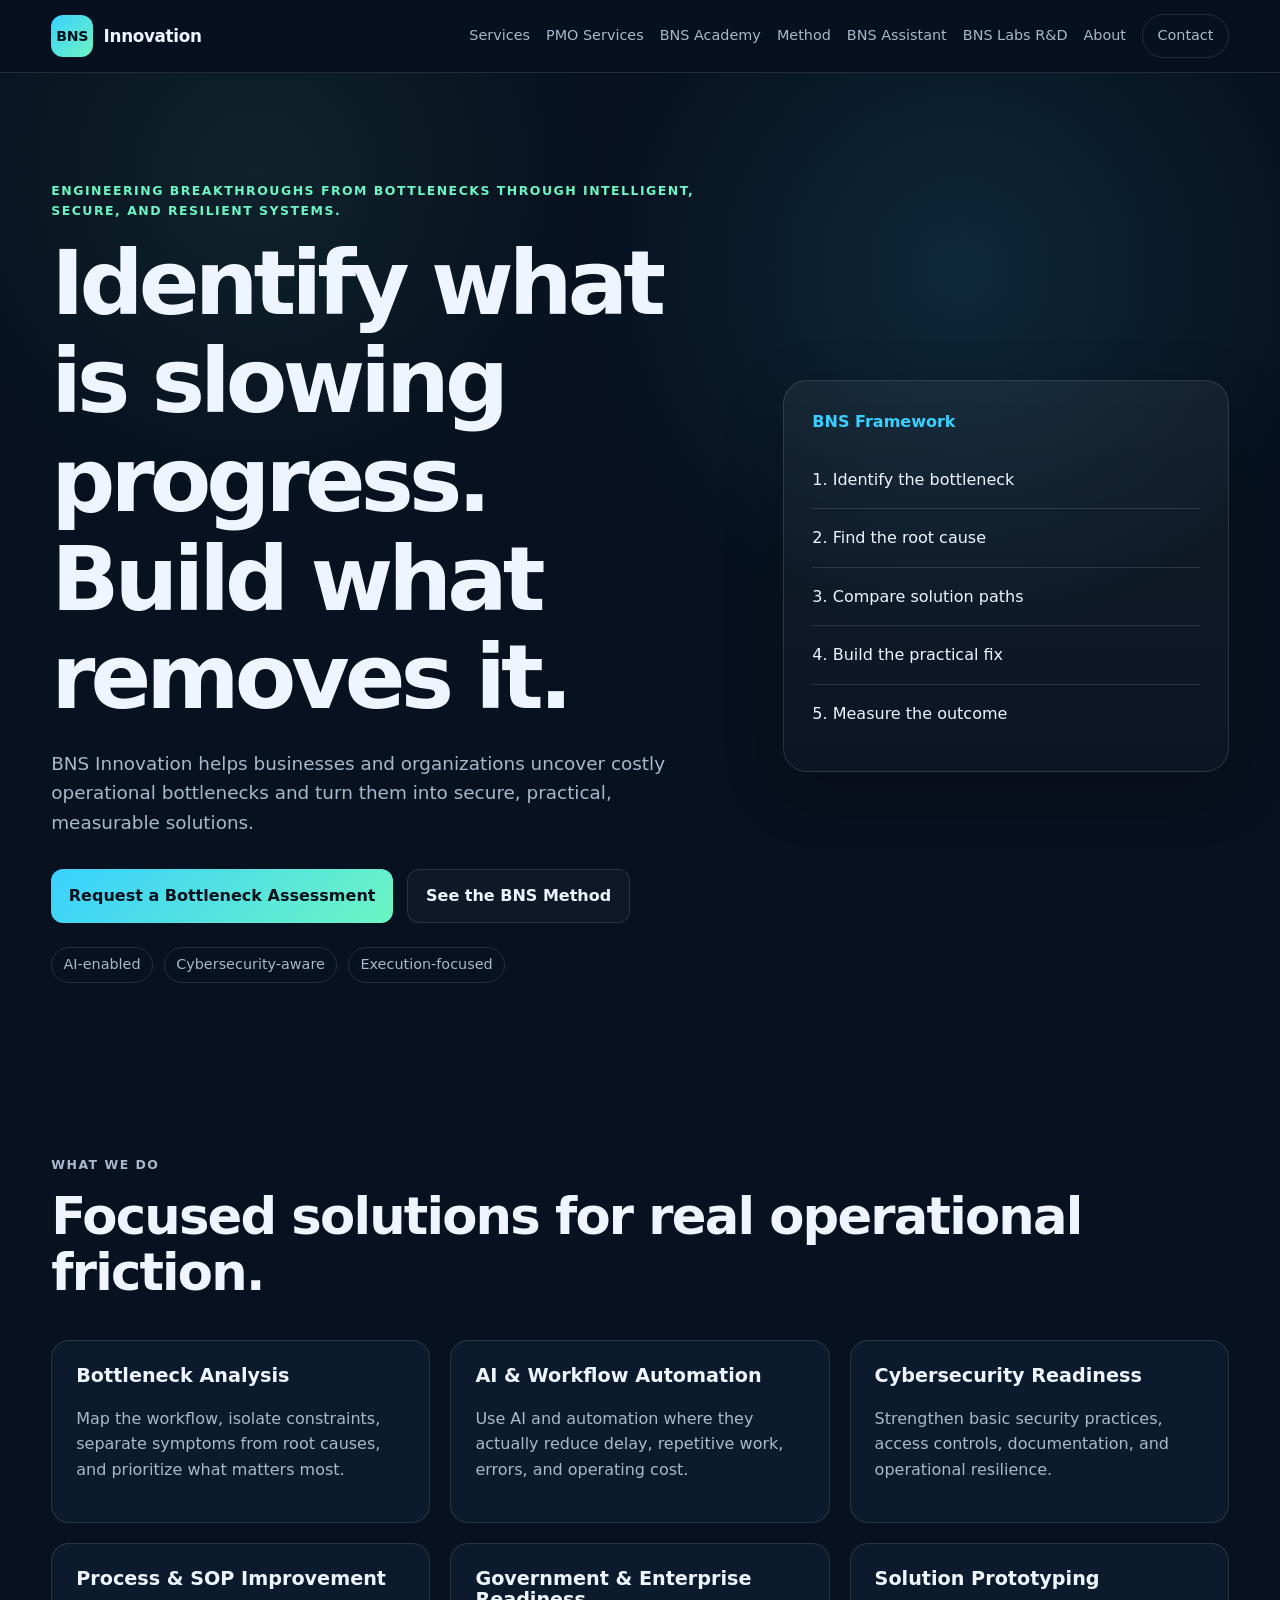
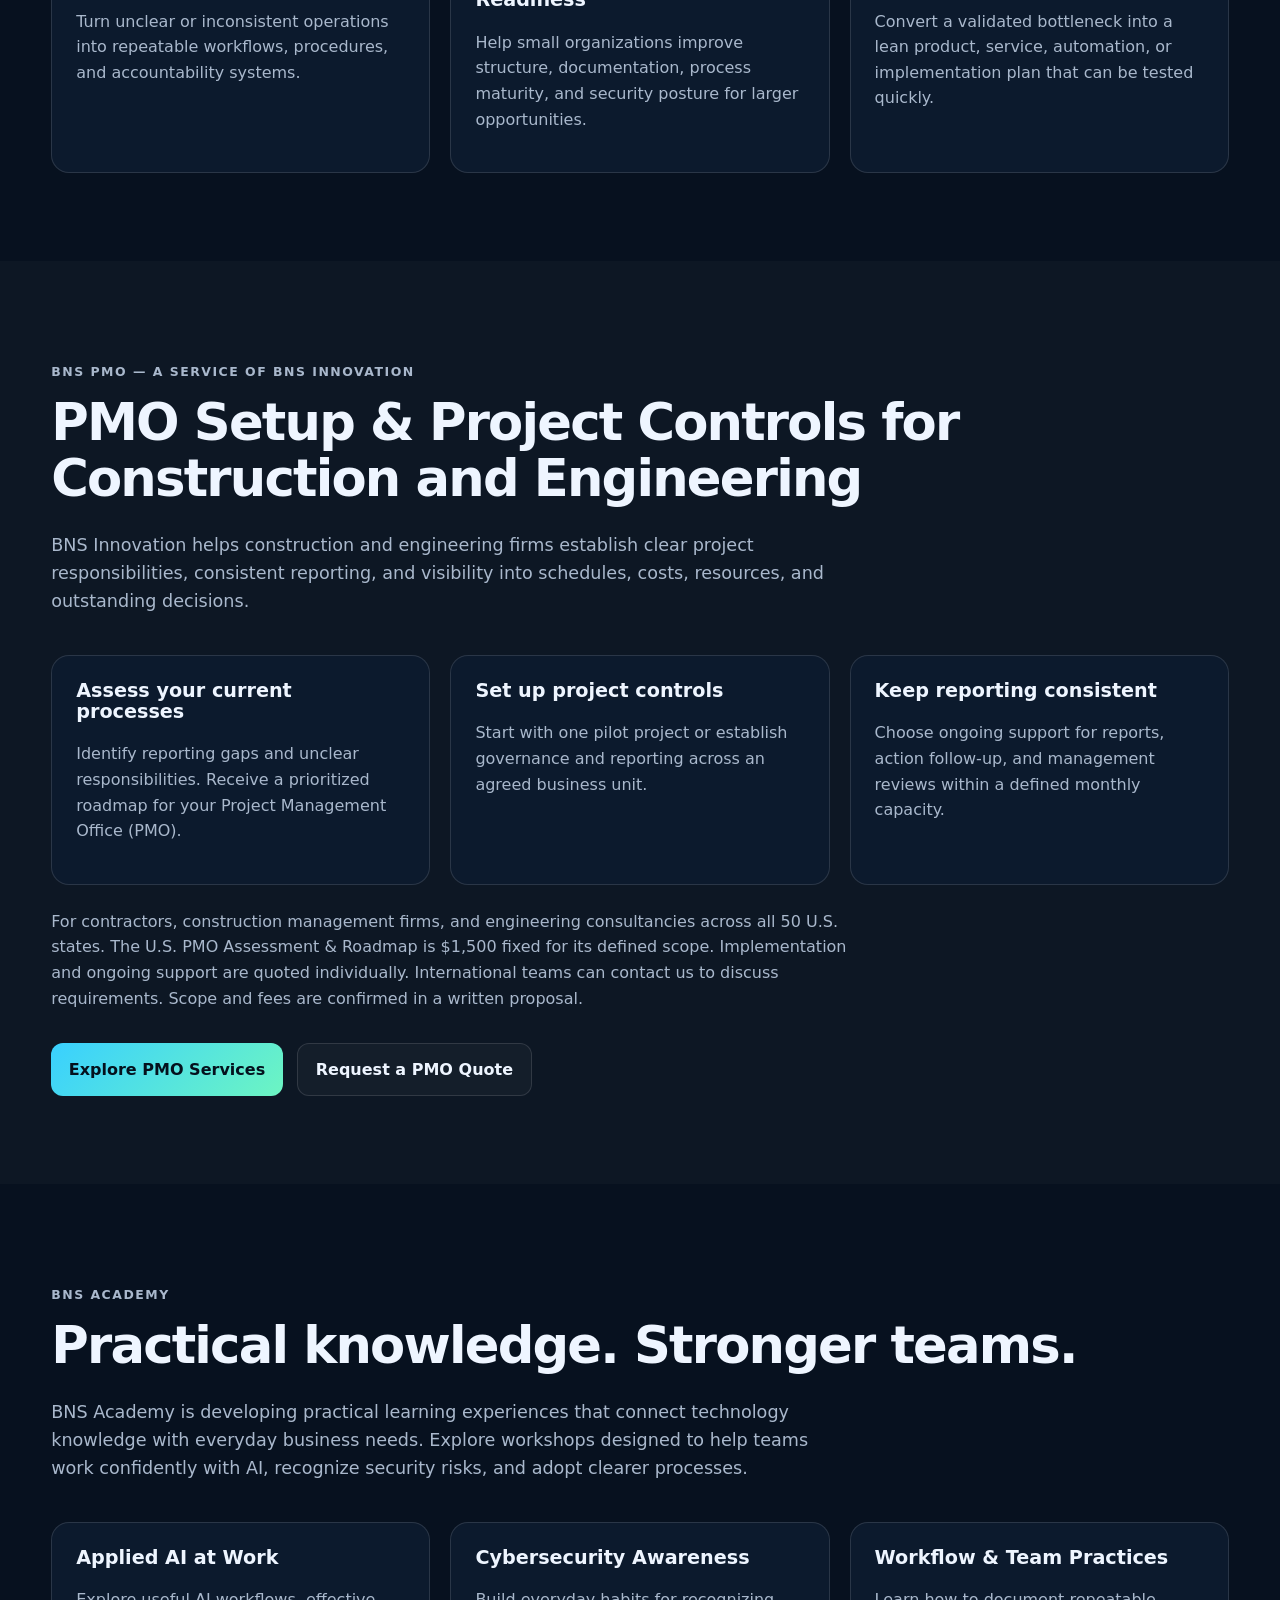
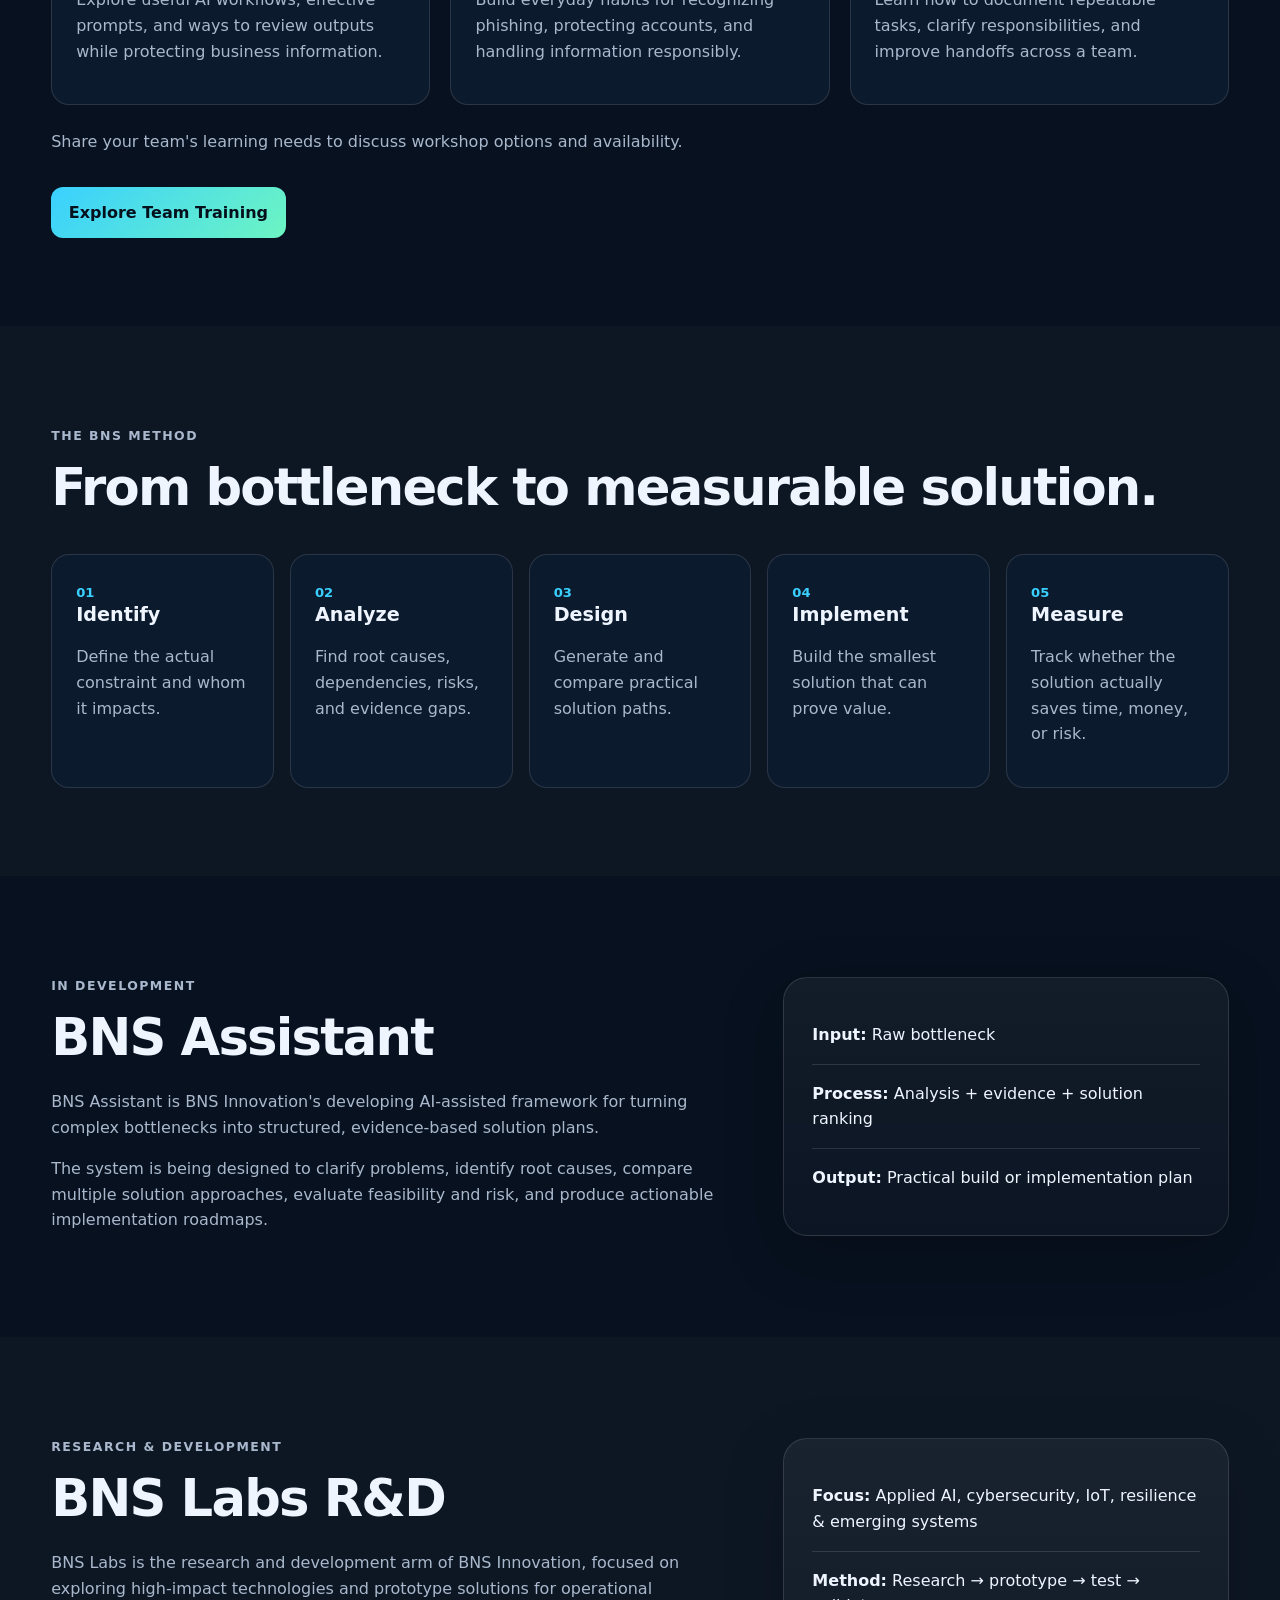
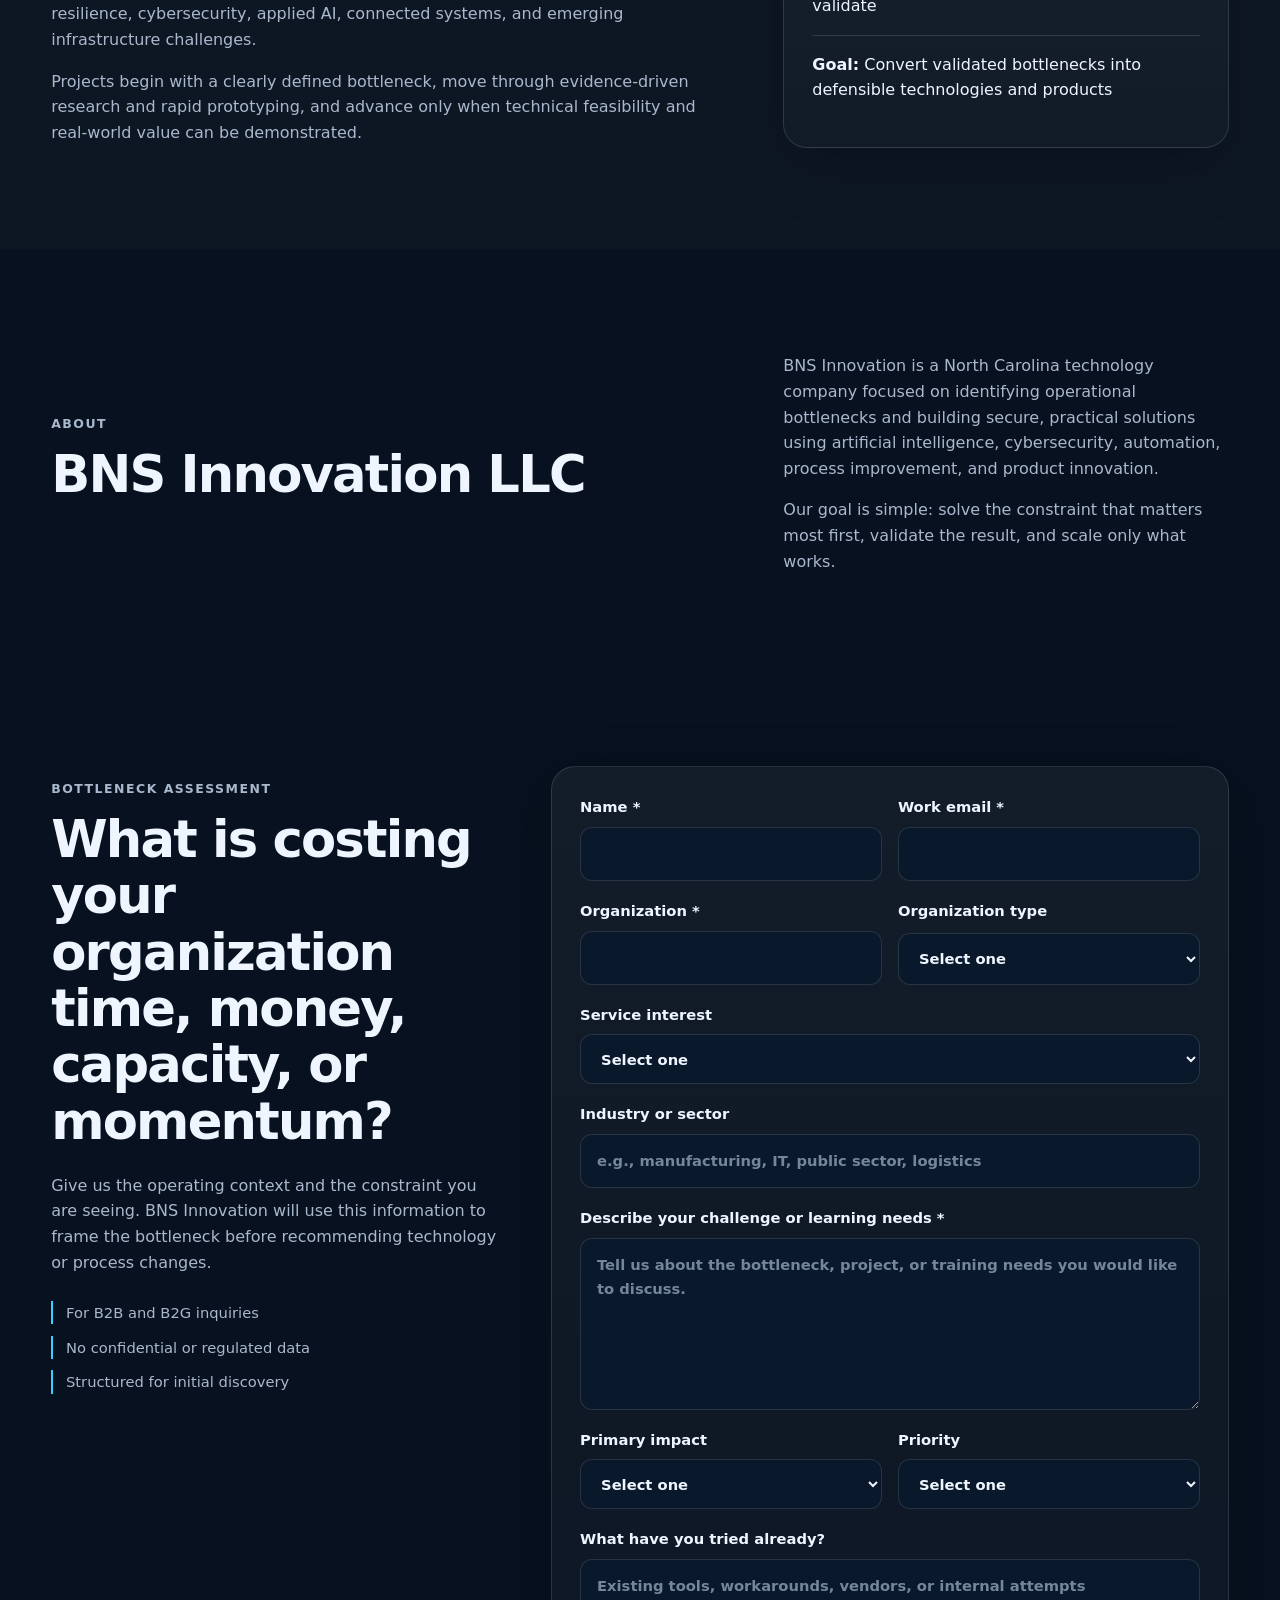
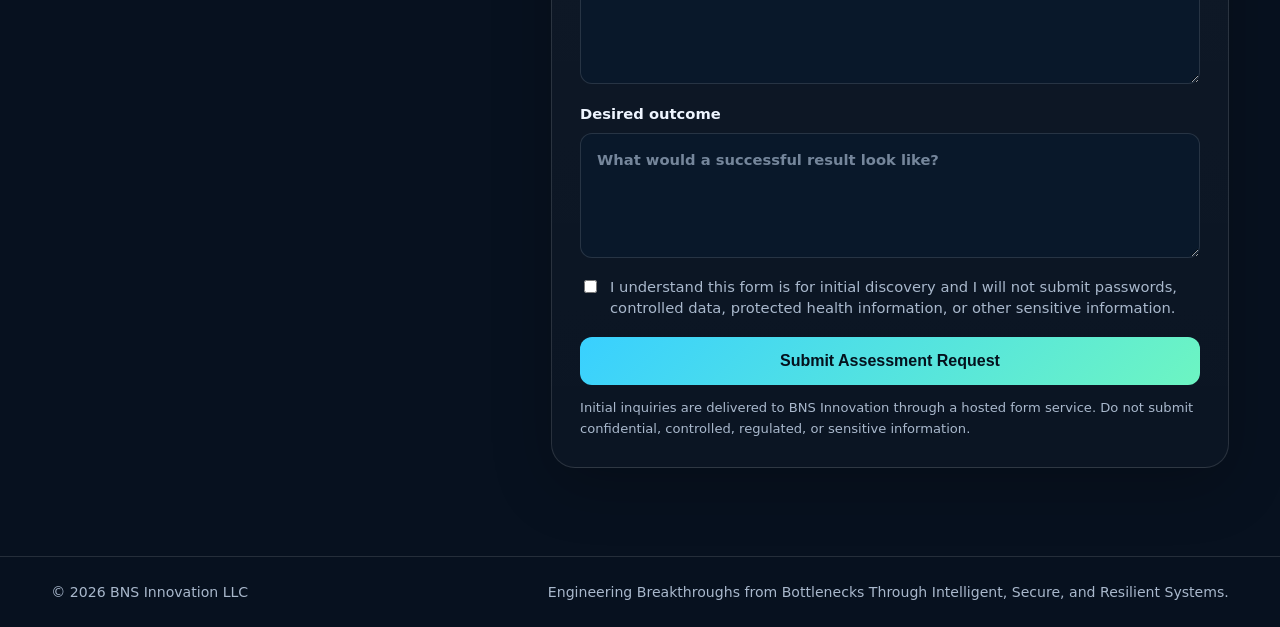
<file: index.html>
<!DOCTYPE html>
<html lang="en">
<head>
  <meta charset="UTF-8" />
  <meta name="viewport" content="width=device-width, initial-scale=1.0" />
  <title>BNS Innovation | Bottleneck Solutions</title>
  <meta name="description" content="BNS Innovation helps businesses and organizations identify costly bottlenecks and build secure, practical solutions using AI, cybersecurity, automation, and process improvement." />
  <link rel="icon" href="data:image/svg+xml,%3Csvg xmlns='http://www.w3.org/2000/svg' viewBox='0 0 64 64'%3E%3Cdefs%3E%3ClinearGradient id='g' x1='0' y1='0' x2='1' y2='1'%3E%3Cstop offset='0' stop-color='%2339d0ff'/%3E%3Cstop offset='1' stop-color='%236df5c2'/%3E%3C/linearGradient%3E%3C/defs%3E%3Crect width='64' height='64' rx='14' fill='url(%23g)'/%3E%3Ctext x='32' y='40' font-family='Arial' font-weight='800' font-size='22' text-anchor='middle' fill='%2304111d'%3EBNS%3C/text%3E%3C/svg%3E" />
  <link rel="stylesheet" href="styles.css" />
</head>
<body>
  <header class="site-header">
    <div class="container nav-wrap">
      <a href="#top" class="brand">
        <span class="brand-mark">BNS</span>
        <span class="brand-text">Innovation</span>
      </a>
      <button class="nav-toggle" type="button" aria-expanded="false" aria-controls="primary-nav">Menu</button>
      <nav id="primary-nav" class="nav" aria-label="Main navigation">
        <a href="#services">Services</a>
        <a href="pmo/">PMO Services</a>
        <a href="#academy">BNS Academy</a>
        <a href="#method">Method</a>
        <a href="#assistant">BNS Assistant</a>
        <a href="#labs">BNS Labs R&amp;D</a>
        <a href="#about">About</a>
        <a href="#contact" class="nav-cta">Contact</a>
      </nav>
    </div>
  </header>

  <main id="top">
    <section class="hero">
      <div class="container hero-grid">
        <div>
          <p class="eyebrow">Engineering Breakthroughs from Bottlenecks Through Intelligent, Secure, and Resilient Systems.</p>
          <h1>Identify what is slowing progress. Build what removes it.</h1>
          <p class="hero-copy">
            BNS Innovation helps businesses and organizations uncover costly operational bottlenecks
            and turn them into secure, practical, measurable solutions.
          </p>
          <div class="hero-actions">
            <a href="#contact" class="button primary">Request a Bottleneck Assessment</a>
            <a href="#method" class="button secondary">See the BNS Method</a>
          </div>
          <div class="trust-row">
            <span>AI-enabled</span>
            <span>Cybersecurity-aware</span>
            <span>Execution-focused</span>
          </div>
        </div>

        <div class="hero-card">
          <div class="card-label">BNS Framework</div>
          <div class="flow-step">1. Identify the bottleneck</div>
          <div class="flow-step">2. Find the root cause</div>
          <div class="flow-step">3. Compare solution paths</div>
          <div class="flow-step">4. Build the practical fix</div>
          <div class="flow-step">5. Measure the outcome</div>
        </div>
      </div>
    </section>

    <section id="services" class="section">
      <div class="container">
        <p class="section-kicker">What We Do</p>
        <h2>Focused solutions for real operational friction.</h2>
        <div class="cards">
          <article class="service-card">
            <h3>Bottleneck Analysis</h3>
            <p>Map the workflow, isolate constraints, separate symptoms from root causes, and prioritize what matters most.</p>
          </article>
          <article class="service-card">
            <h3>AI & Workflow Automation</h3>
            <p>Use AI and automation where they actually reduce delay, repetitive work, errors, and operating cost.</p>
          </article>
          <article class="service-card">
            <h3>Cybersecurity Readiness</h3>
            <p>Strengthen basic security practices, access controls, documentation, and operational resilience.</p>
          </article>
          <article class="service-card">
            <h3>Process & SOP Improvement</h3>
            <p>Turn unclear or inconsistent operations into repeatable workflows, procedures, and accountability systems.</p>
          </article>
          <article class="service-card">
            <h3>Government & Enterprise Readiness</h3>
            <p>Help small organizations improve structure, documentation, process maturity, and security posture for larger opportunities.</p>
          </article>
          <article class="service-card">
            <h3>Solution Prototyping</h3>
            <p>Convert a validated bottleneck into a lean product, service, automation, or implementation plan that can be tested quickly.</p>
          </article>
        </div>
      </div>
    </section>

    <section id="pmo" class="section alt" aria-labelledby="pmo-title">
      <div class="container">
        <p class="section-kicker">BNS PMO — a service of BNS Innovation</p>
        <h2 id="pmo-title">PMO Setup &amp; Project Controls for Construction and Engineering</h2>
        <p class="section-intro">BNS Innovation helps construction and engineering firms establish clear project responsibilities, consistent reporting, and visibility into schedules, costs, resources, and outstanding decisions.</p>
        <div class="cards">
          <article class="service-card">
            <h3>Assess your current processes</h3>
            <p>Identify reporting gaps and unclear responsibilities. Receive a prioritized roadmap for your Project Management Office (PMO).</p>
          </article>
          <article class="service-card">
            <h3>Set up project controls</h3>
            <p>Start with one pilot project or establish governance and reporting across an agreed business unit.</p>
          </article>
          <article class="service-card">
            <h3>Keep reporting consistent</h3>
            <p>Choose ongoing support for reports, action follow-up, and management reviews within a defined monthly capacity.</p>
          </article>
        </div>
        <p class="service-note">For contractors, construction management firms, and engineering consultancies across all 50 U.S. states. The U.S. PMO Assessment &amp; Roadmap is $1,500 fixed for its defined scope. Implementation and ongoing support are quoted individually. International teams can contact us to discuss requirements. Scope and fees are confirmed in a written proposal.</p>
        <div class="contact-actions">
          <a href="pmo/" class="button primary">Explore PMO Services</a>
          <a href="pmo/?package=discovery#inquiry" class="button secondary">Request a PMO Quote</a>
        </div>
      </div>
    </section>

    <section id="academy" class="section" aria-labelledby="academy-title">
      <div class="container">
        <p class="section-kicker">BNS Academy</p>
        <h2 id="academy-title">Practical knowledge. Stronger teams.</h2>
        <p class="section-intro">BNS Academy is developing practical learning experiences that connect technology knowledge with everyday business needs. Explore workshops designed to help teams work confidently with AI, recognize security risks, and adopt clearer processes.</p>
        <div class="cards">
          <article class="service-card">
            <h3>Applied AI at Work</h3>
            <p>Explore useful AI workflows, effective prompts, and ways to review outputs while protecting business information.</p>
          </article>
          <article class="service-card">
            <h3>Cybersecurity Awareness</h3>
            <p>Build everyday habits for recognizing phishing, protecting accounts, and handling information responsibly.</p>
          </article>
          <article class="service-card">
            <h3>Workflow &amp; Team Practices</h3>
            <p>Learn how to document repeatable tasks, clarify responsibilities, and improve handoffs across a team.</p>
          </article>
        </div>
        <p class="service-note">Share your team's learning needs to discuss workshop options and availability.</p>
        <div class="contact-actions">
          <a href="#contact" class="button primary" data-service="academy">Explore Team Training</a>
        </div>
      </div>
    </section>

    <section id="method" class="section alt">
      <div class="container">
        <p class="section-kicker">The BNS Method</p>
        <h2>From bottleneck to measurable solution.</h2>
        <div class="method-grid">
          <div class="method-item"><span>01</span><h3>Identify</h3><p>Define the actual constraint and whom it impacts.</p></div>
          <div class="method-item"><span>02</span><h3>Analyze</h3><p>Find root causes, dependencies, risks, and evidence gaps.</p></div>
          <div class="method-item"><span>03</span><h3>Design</h3><p>Generate and compare practical solution paths.</p></div>
          <div class="method-item"><span>04</span><h3>Implement</h3><p>Build the smallest solution that can prove value.</p></div>
          <div class="method-item"><span>05</span><h3>Measure</h3><p>Track whether the solution actually saves time, money, or risk.</p></div>
        </div>
      </div>
    </section>

    <section id="assistant" class="section">
      <div class="container split">
        <div>
          <p class="section-kicker">In Development</p>
          <h2>BNS Assistant</h2>
          <p>
            BNS Assistant is BNS Innovation's developing AI-assisted framework for turning complex bottlenecks
            into structured, evidence-based solution plans.
          </p>
          <p>
            The system is being designed to clarify problems, identify root causes, compare multiple solution approaches,
            evaluate feasibility and risk, and produce actionable implementation roadmaps.
          </p>
        </div>
        <div class="assistant-panel">
          <div class="assistant-line"><strong>Input:</strong> Raw bottleneck</div>
          <div class="assistant-line"><strong>Process:</strong> Analysis + evidence + solution ranking</div>
          <div class="assistant-line"><strong>Output:</strong> Practical build or implementation plan</div>
        </div>
      </div>
    </section>


    <section id="labs" class="section alt">
      <div class="container split">
        <div>
          <p class="section-kicker">Research &amp; Development</p>
          <h2>BNS Labs R&amp;D</h2>
          <p>
            BNS Labs is the research and development arm of BNS Innovation, focused on exploring high-impact
            technologies and prototype solutions for operational resilience, cybersecurity, applied AI, connected systems,
            and emerging infrastructure challenges.
          </p>
          <p>
            Projects begin with a clearly defined bottleneck, move through evidence-driven research and rapid prototyping,
            and advance only when technical feasibility and real-world value can be demonstrated.
          </p>
        </div>
        <div class="assistant-panel">
          <div class="assistant-line"><strong>Focus:</strong> Applied AI, cybersecurity, IoT, resilience &amp; emerging systems</div>
          <div class="assistant-line"><strong>Method:</strong> Research → prototype → test → validate</div>
          <div class="assistant-line"><strong>Goal:</strong> Convert validated bottlenecks into defensible technologies and products</div>
        </div>
      </div>
    </section>

    <section id="about" class="section">
      <div class="container split">
        <div>
          <p class="section-kicker">About</p>
          <h2>BNS Innovation LLC</h2>
        </div>
        <div>
          <p>
            BNS Innovation is a North Carolina technology company focused on identifying operational bottlenecks
            and building secure, practical solutions using artificial intelligence, cybersecurity, automation,
            process improvement, and product innovation.
          </p>
          <p>
            Our goal is simple: solve the constraint that matters most first, validate the result, and scale only what works.
          </p>
        </div>
      </div>
    </section>

    <section id="contact" class="section contact">
      <div class="container assessment-wrap">
        <div class="assessment-intro">
          <p class="section-kicker">Bottleneck Assessment</p>
          <h2>What is costing your organization time, money, capacity, or momentum?</h2>
          <p>
            Give us the operating context and the constraint you are seeing. BNS Innovation will use this information
            to frame the bottleneck before recommending technology or process changes.
          </p>
          <div class="assessment-notes">
            <span>For B2B and B2G inquiries</span>
            <span>No confidential or regulated data</span>
            <span>Structured for initial discovery</span>
          </div>
        </div>

        <form id="bottleneck-form" class="assessment-form" action="https://formsubmit.co/info@bnsinnovation.com" method="POST">
          <input type="hidden" name="_subject" value="New BNS Bottleneck Assessment Request" />
          <input type="hidden" name="_template" value="table" />
          <input type="hidden" name="_captcha" value="true" />
          <input type="hidden" name="_next" value="https://bnsinnovation.com/thank-you.html" />
          <input type="text" name="_honey" style="display:none" tabindex="-1" autocomplete="off" />

          <div class="form-grid two-col">
            <label>
              Name *
              <input type="text" name="name" autocomplete="name" required />
            </label>
            <label>
              Work email *
              <input type="email" name="email" autocomplete="email" required />
            </label>
          </div>

          <div class="form-grid two-col">
            <label>
              Organization *
              <input type="text" name="organization" autocomplete="organization" required />
            </label>
            <label>
              Organization type
              <select name="organization_type">
                <option value="">Select one</option>
                <option>Business</option>
                <option>Government agency</option>
                <option>Government contractor</option>
                <option>Nonprofit</option>
                <option>Other organization</option>
              </select>
            </label>
          </div>

          <label>
            Service interest
            <select name="service_interest" id="service-interest">
              <option value="">Select one</option>
              <option value="assessment">Bottleneck assessment</option>
              <option value="automation">AI &amp; workflow automation</option>
              <option value="cybersecurity">Cybersecurity readiness</option>
              <option value="pmo">PMO setup &amp; project controls</option>
              <option value="academy">BNS Academy / team training</option>
              <option value="other">Other / not sure yet</option>
            </select>
          </label>

          <label>
            Industry or sector
            <input type="text" name="industry" placeholder="e.g., manufacturing, IT, public sector, logistics" />
          </label>

          <label>
            Describe your challenge or learning needs *
            <textarea name="bottleneck" rows="6" required placeholder="Tell us about the bottleneck, project, or training needs you would like to discuss."></textarea>
          </label>

          <div class="form-grid two-col">
            <label>
              Primary impact
              <select name="impact">
                <option value="">Select one</option>
                <option>Time / delay</option>
                <option>Cost</option>
                <option>Revenue</option>
                <option>Security / risk</option>
                <option>Compliance</option>
                <option>Quality / errors</option>
                <option>Customer experience</option>
                <option>Capacity / scalability</option>
              </select>
            </label>
            <label>
              Priority
              <select name="priority">
                <option value="">Select one</option>
                <option>Immediate</option>
                <option>Within 30 days</option>
                <option>Within 90 days</option>
                <option>Exploratory</option>
              </select>
            </label>
          </div>

          <label>
            What have you tried already?
            <textarea name="attempts" rows="4" placeholder="Existing tools, workarounds, vendors, or internal attempts"></textarea>
          </label>

          <label>
            Desired outcome
            <textarea name="outcome" rows="4" placeholder="What would a successful result look like?"></textarea>
          </label>

          <label class="consent-row">
            <input type="checkbox" name="consent" value="Confirmed" required />
            <span>I understand this form is for initial discovery and I will not submit passwords, controlled data, protected health information, or other sensitive information.</span>
          </label>

          <button type="submit" class="button primary form-submit">Submit Assessment Request</button>
          <p class="form-help">Initial inquiries are delivered to BNS Innovation through a hosted form service. Do not submit confidential, controlled, regulated, or sensitive information.</p>
        </form>
      </div>
    </section>
  </main>

  <footer class="footer">
    <div class="container footer-wrap">
      <span>© 2026 BNS Innovation LLC</span>
      <span>Engineering Breakthroughs from Bottlenecks Through Intelligent, Secure, and Resilient Systems.</span>
    </div>
  </footer>
  <script src="assets/site.js" defer></script>
</body>
</html>
</file>
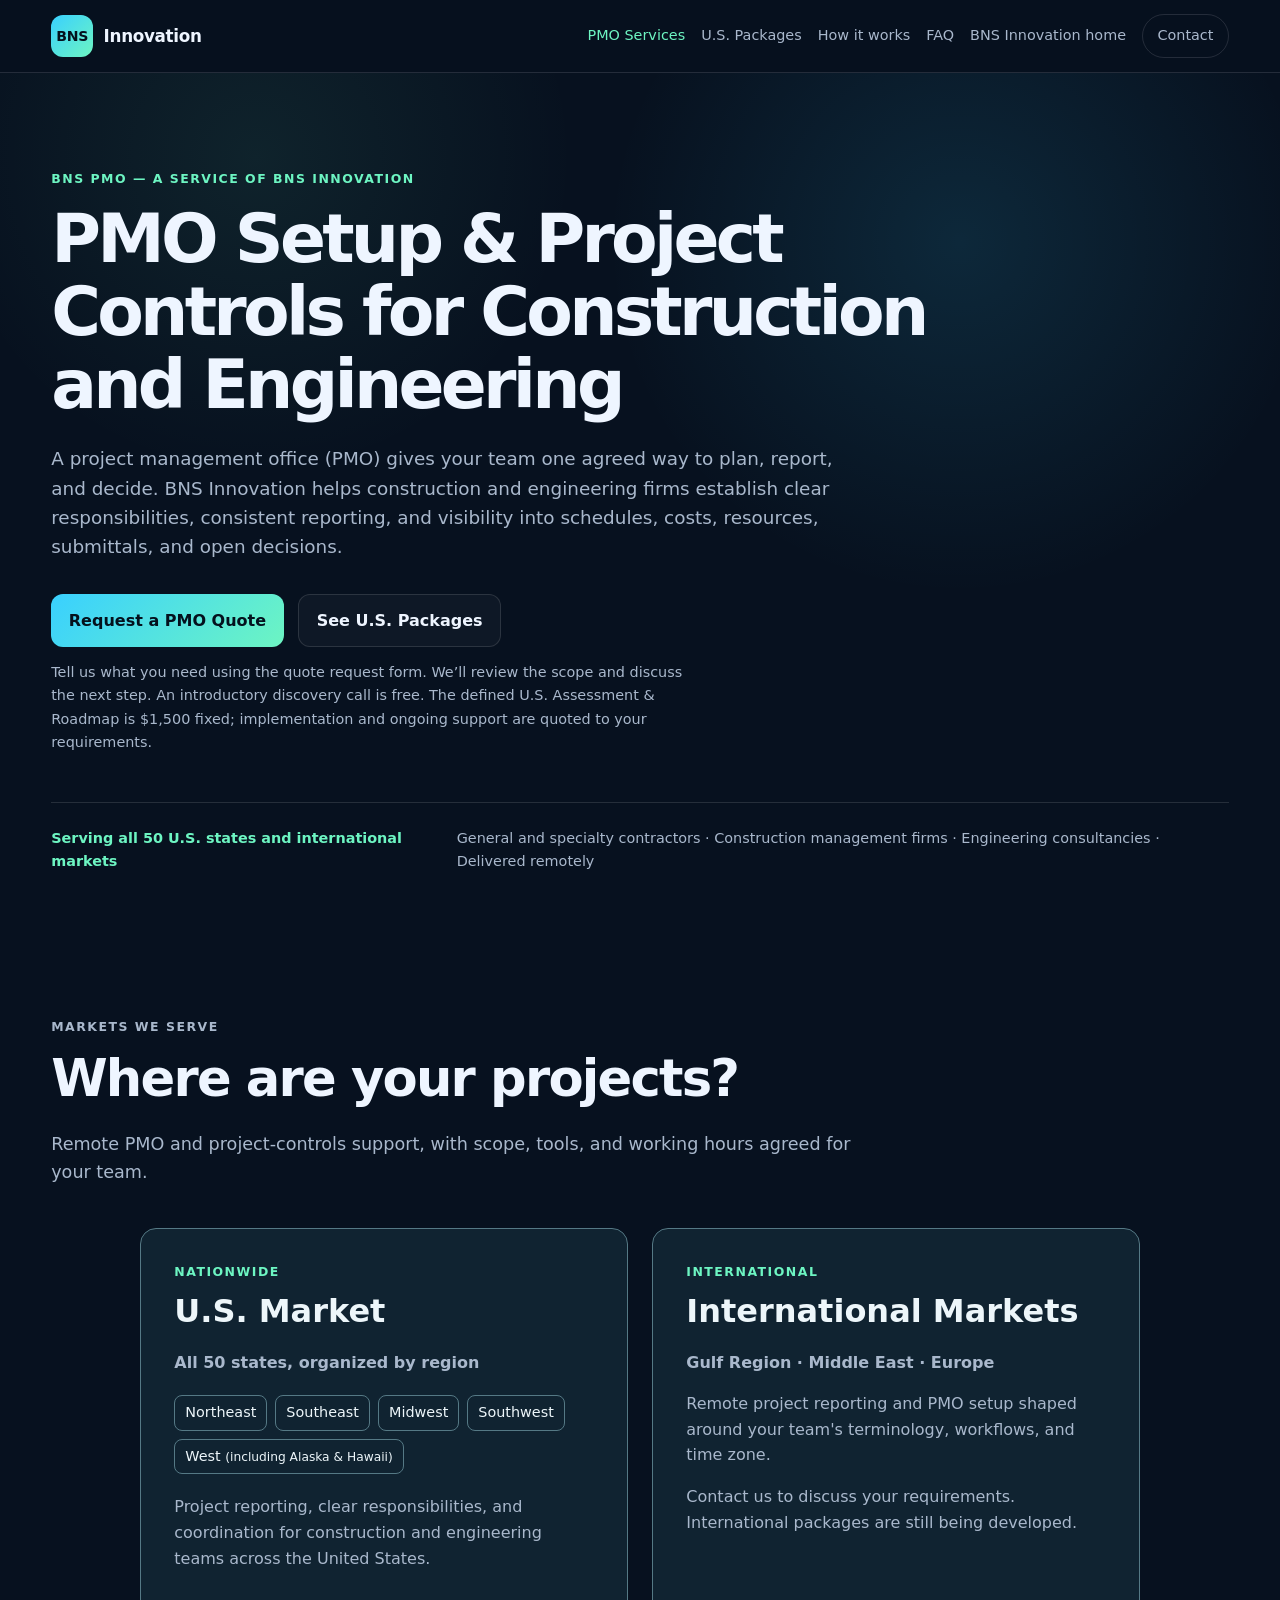
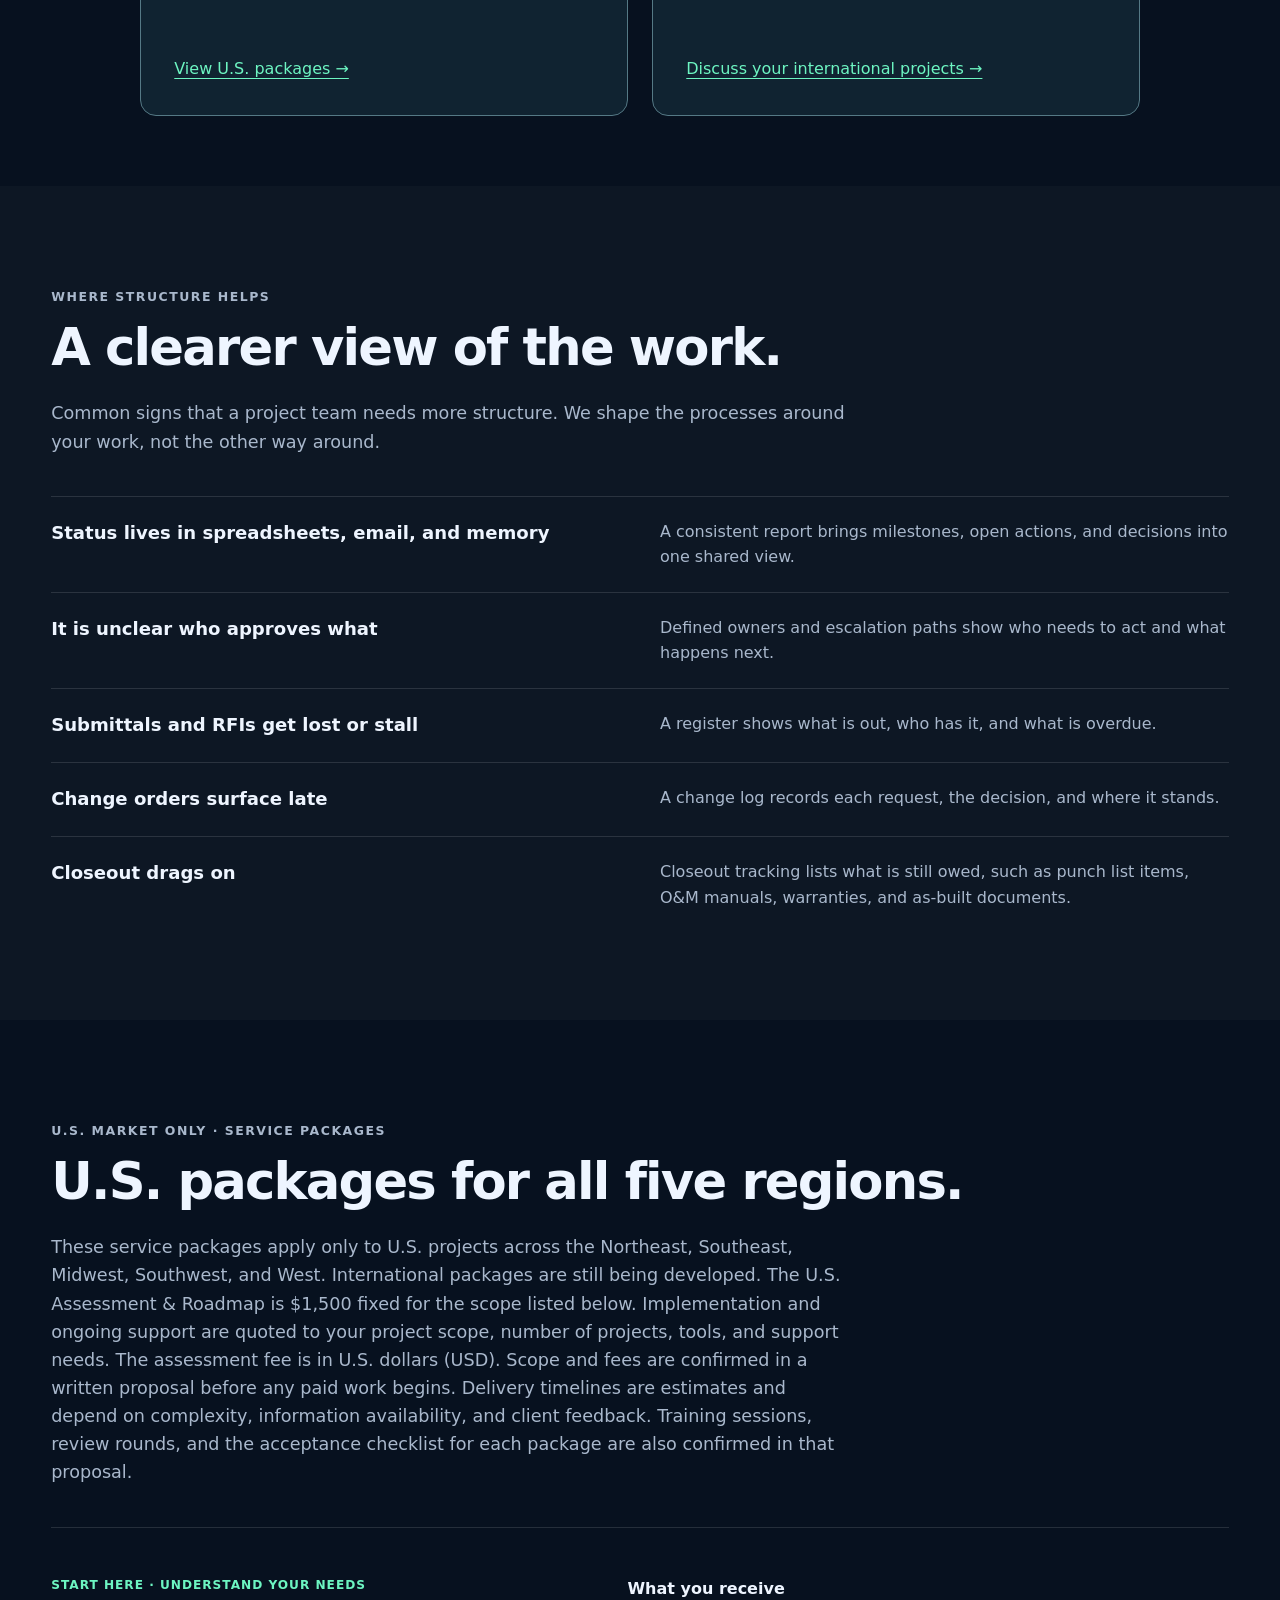
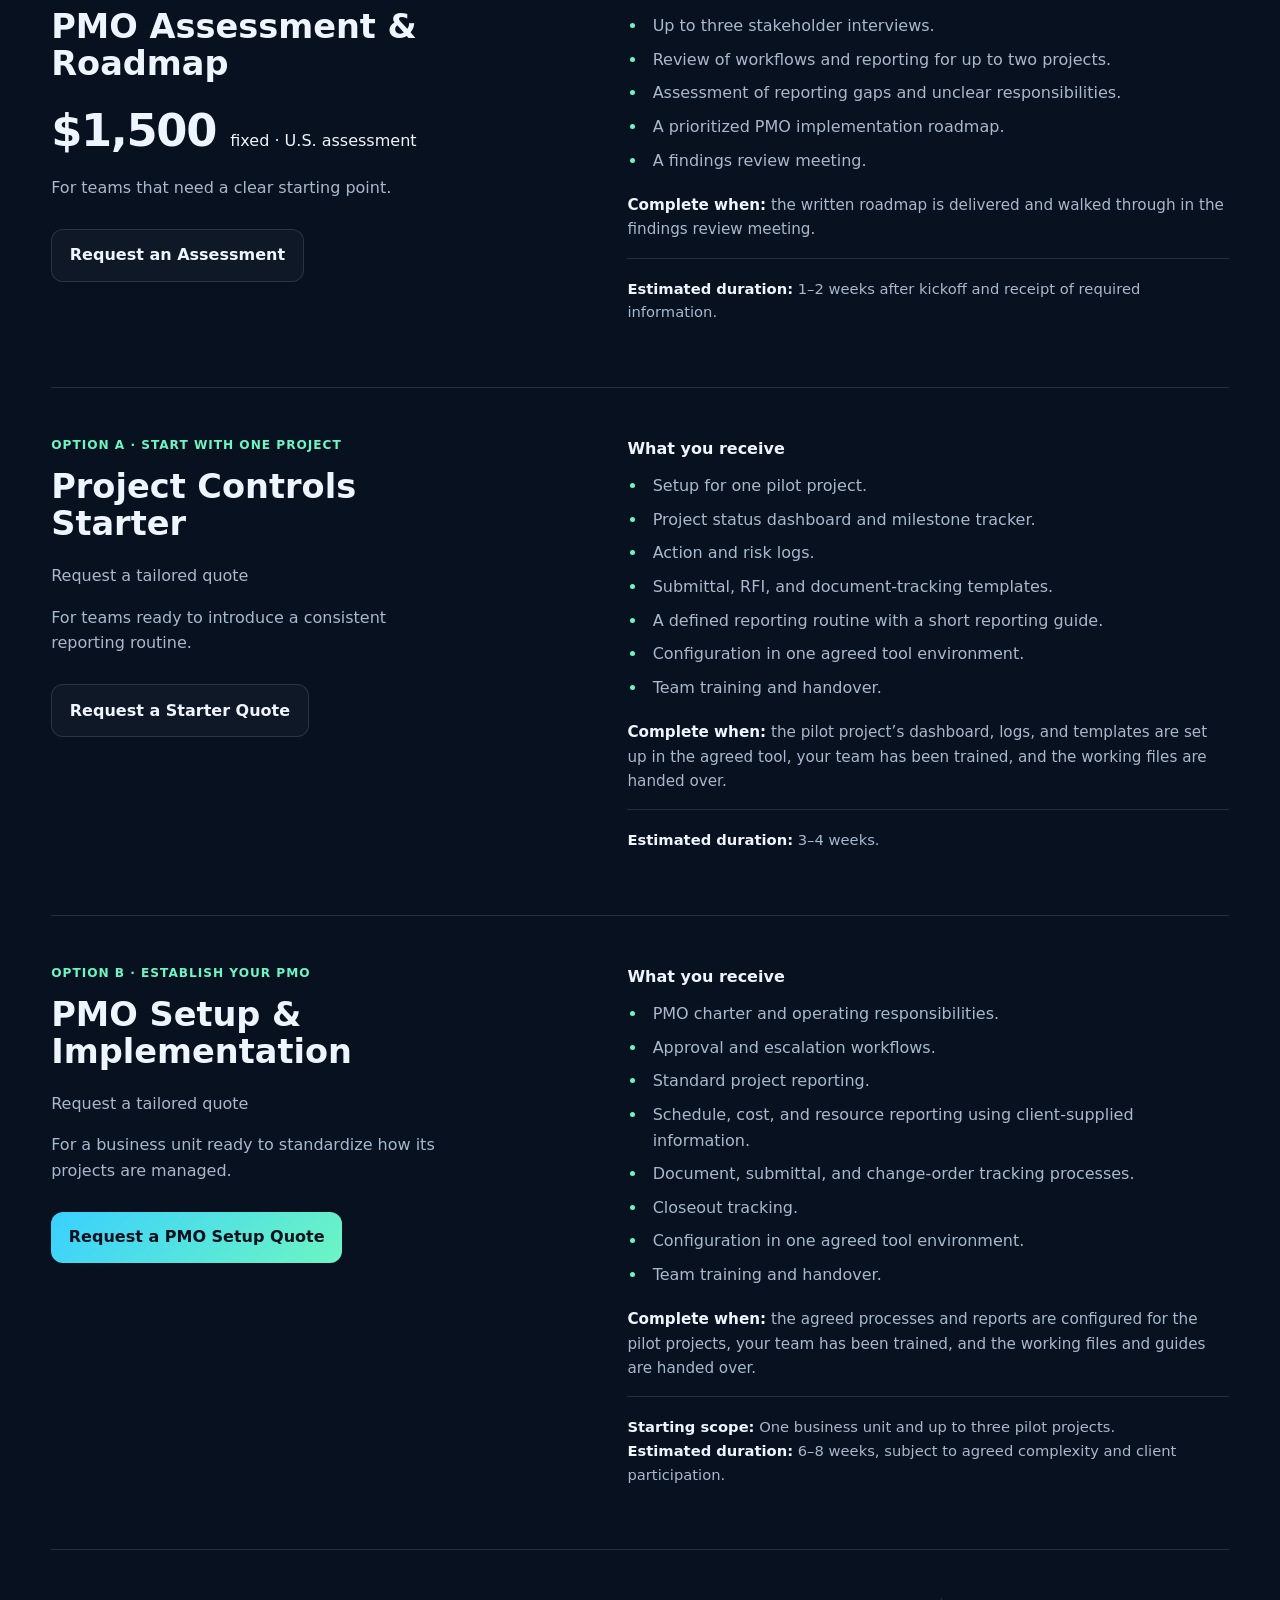
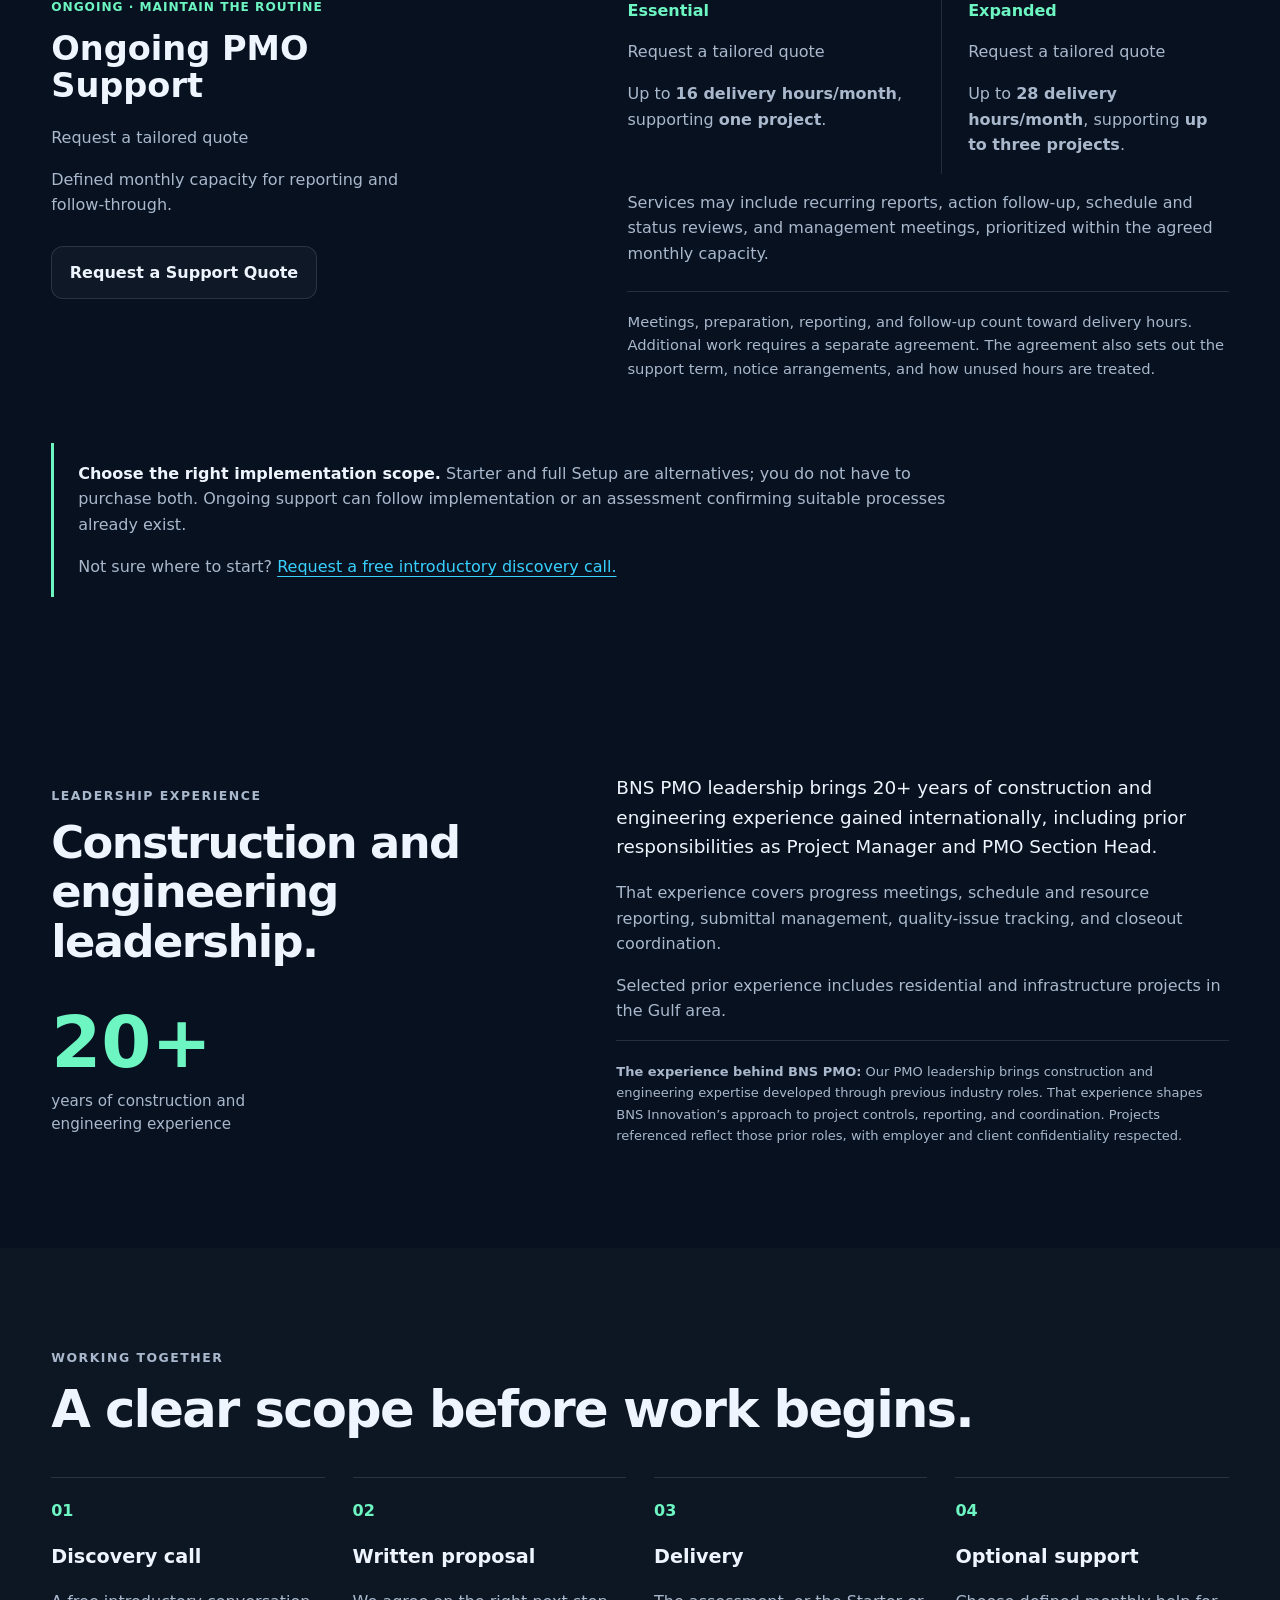
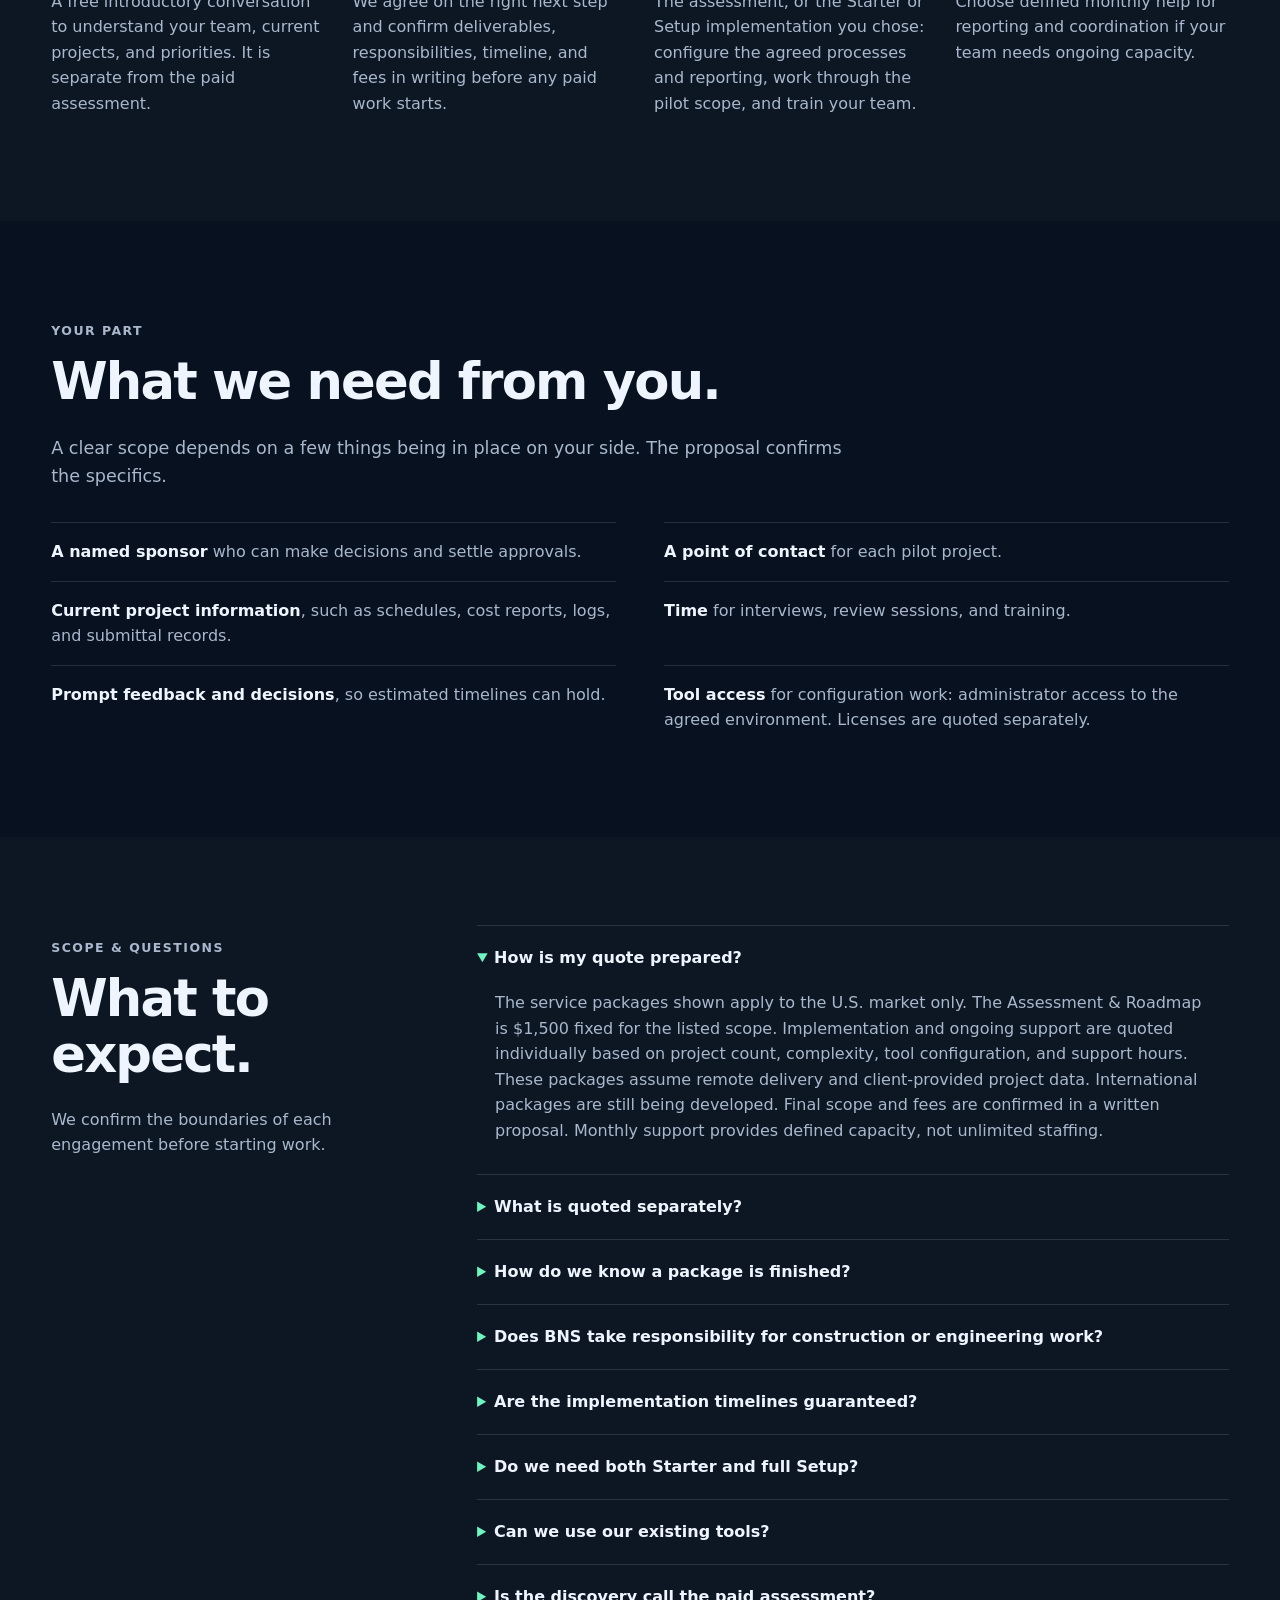
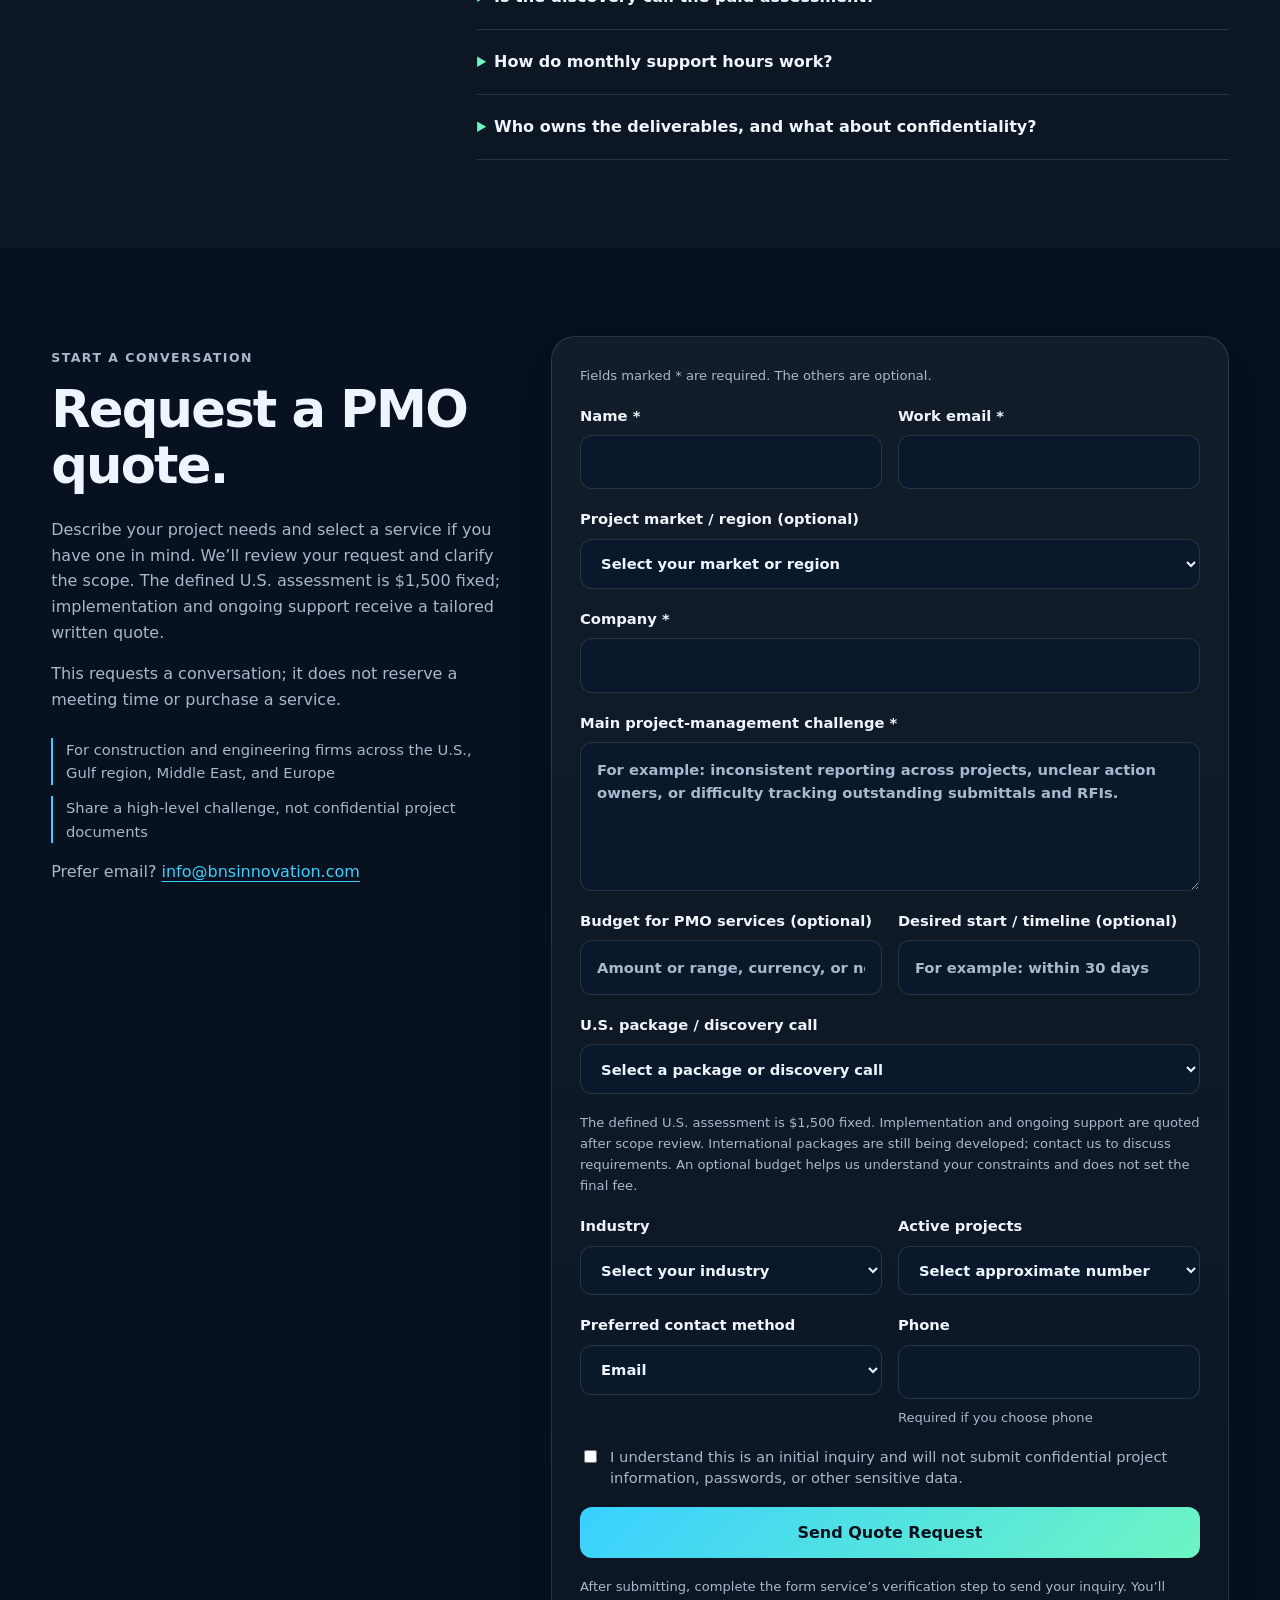
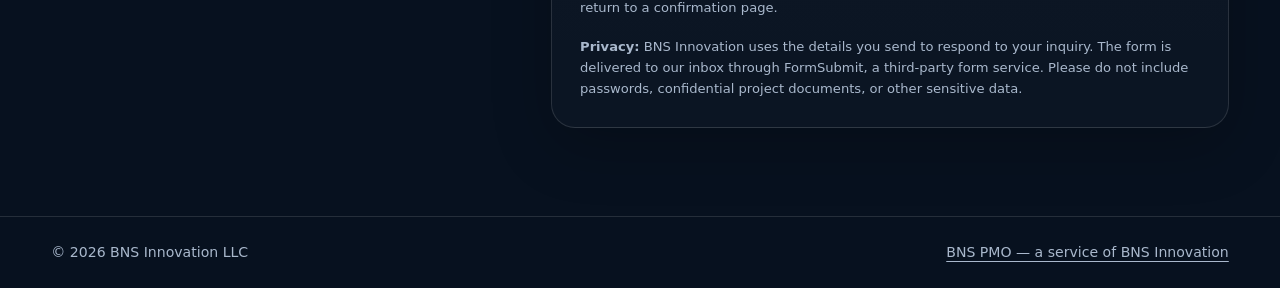
<file: pmo/index.html>
<!DOCTYPE html>
<html lang="en">
<head>
  <meta charset="UTF-8" />
  <meta name="viewport" content="width=device-width, initial-scale=1.0" />
  <title>U.S. &amp; International Construction PMO Services | BNS Innovation</title>
  <meta name="description" content="PMO setup and project controls for U.S. and international construction and engineering firms. U.S. assessment: $1,500 fixed. Implementation and support by tailored quote." />
  <link rel="canonical" href="https://bnsinnovation.com/pmo/" />
  <link rel="icon" href="data:image/svg+xml,%3Csvg xmlns='http://www.w3.org/2000/svg' viewBox='0 0 64 64'%3E%3Cdefs%3E%3ClinearGradient id='g' x1='0' y1='0' x2='1' y2='1'%3E%3Cstop offset='0' stop-color='%2339d0ff'/%3E%3Cstop offset='1' stop-color='%236df5c2'/%3E%3C/linearGradient%3E%3C/defs%3E%3Crect width='64' height='64' rx='14' fill='url(%23g)'/%3E%3Ctext x='32' y='40' font-family='Arial' font-weight='800' font-size='22' text-anchor='middle' fill='%2304111d'%3EBNS%3C/text%3E%3C/svg%3E" />
  <meta property="og:title" content="BNS PMO | Construction &amp; Engineering Project Controls" />
  <meta property="og:description" content="Clear project responsibilities, consistent reporting, and practical PMO setup for U.S. and international construction and engineering firms." />
  <meta property="og:type" content="website" />
  <meta property="og:url" content="https://bnsinnovation.com/pmo/" />
  <script type="application/ld+json">{"@context":"https://schema.org","@type":"ProfessionalService","name":"BNS PMO, a service of BNS Innovation LLC","url":"https://bnsinnovation.com/pmo/","description":"PMO setup and project controls for U.S. and international construction and engineering firms.","areaServed":[{"@type":"Country","name":"United States"},{"@type":"Place","name":"Gulf region"},{"@type":"Place","name":"Middle East"},{"@type":"Place","name":"Europe"}],"email":"info@bnsinnovation.com","parentOrganization":{"@type":"Organization","name":"BNS Innovation LLC","url":"https://bnsinnovation.com/"}}</script>
  <link rel="stylesheet" href="../styles.css" />
  <link rel="stylesheet" href="pmo.css" />
  <script src="../assets/site.js" defer></script>
  <script src="pmo.js" defer></script>
  <style>
    .market-grid{display:grid;grid-template-columns:repeat(2,minmax(0,1fr));grid-auto-rows:1fr;align-items:stretch;gap:24px;max-width:1000px;margin:24px auto 0}
    .market-card{box-sizing:border-box;aspect-ratio:1;min-width:0;min-height:0;height:100%;align-self:stretch;display:flex;flex-direction:column;justify-content:flex-start;padding:clamp(24px,2.6vw,36px);border:1px solid #557985;border-radius:16px;background:#102331;color:#edf6fa;text-decoration:none;overflow-wrap:anywhere;transition:border-color .2s ease,box-shadow .2s ease}
    .market-card h3{font-size:clamp(1.4rem,2.5vw,2rem);margin:12px 0}
    .market-card p{line-height:1.6;margin:8px 0}
    .market-card .text-link{margin-top:auto;padding-top:20px;color:#6df5c2}
    .market-regions{display:flex;flex-wrap:wrap;gap:8px;list-style:none;margin:12px 0;padding:0}
    .market-regions li{padding:6px 10px;border:1px solid #557985;border-radius:8px;font-size:.9rem;line-height:1.5}
    .market-regions span{font-size:.85em}
    .market-card:hover{border-color:#6df5c2;box-shadow:0 12px 32px rgba(0,0,0,.18)}
    .market-card:focus-visible{outline:3px solid #6df5c2;outline-offset:5px}
    @keyframes market-scroll{from{transform:translateY(18px)}to{transform:translateY(-18px)}}
    @supports (animation-timeline:view()){
      @media (min-width:960px) and (prefers-reduced-motion:no-preference){
        .market-grid{animation:market-scroll linear both;animation-timeline:view();animation-range:entry 0% exit 100%}
      }
    }
    @media(max-width:959px){
      .market-grid{grid-template-columns:1fr;max-width:480px}
      .market-card{aspect-ratio:auto;min-height:360px}
    }
    @media(prefers-reduced-motion:reduce){
      .market-grid{animation:none;transform:none}
      .market-card{transition:none}
    }
  </style>
</head>
<body class="pmo-page">
  <a class="skip-link" href="#main">Skip to content</a>
  <header class="site-header">
    <div class="container nav-wrap">
      <a href="../" class="brand" aria-label="BNS Innovation home"><span class="brand-mark">BNS</span><span class="brand-text">Innovation</span></a>
      <button class="nav-toggle" type="button" aria-expanded="false" aria-controls="primary-nav">Menu</button>
      <nav id="primary-nav" class="nav" aria-label="Main navigation">
        <a href="./" aria-current="page">PMO Services</a>
        <a href="#packages">U.S. Packages</a>
        <a href="#process">How it works</a>
        <a href="#faq">FAQ</a>
        <a href="../">BNS Innovation home</a>
        <a href="#inquiry" class="nav-cta">Contact</a>
      </nav>
    </div>
  </header>

  <main id="main">
    <section class="hero pmo-hero" aria-labelledby="page-title">
      <div class="container">
        <p class="eyebrow">BNS PMO — a service of BNS Innovation</p>
        <h1 id="page-title">PMO Setup &amp; Project Controls for Construction and Engineering</h1>
        <p class="hero-copy">A project management office (PMO) gives your team one agreed way to plan, report, and decide. BNS Innovation helps construction and engineering firms establish clear responsibilities, consistent reporting, and visibility into schedules, costs, resources, submittals, and open decisions.</p>
        <div class="hero-actions">
          <a class="button primary" href="?package=discovery#inquiry" data-package="discovery">Request a PMO Quote</a>
          <a class="button secondary" href="#packages">See U.S. Packages</a>
        </div>
        <p class="hero-note">Tell us what you need using the quote request form. We’ll review the scope and discuss the next step. An introductory discovery call is free. The defined U.S. Assessment &amp; Roadmap is $1,500 fixed; implementation and ongoing support are quoted to your requirements.</p>
        <div class="audience-line"><span>Serving all 50 U.S. states and international markets</span><p>General and specialty contractors · Construction management firms · Engineering consultancies · Delivered remotely</p></div>
      </div>
    </section>


    <section id="markets" class="section" aria-labelledby="markets-title">
      <div class="container">
        <p class="section-kicker">Markets we serve</p>
        <h2 id="markets-title">Where are your projects?</h2>
        <p class="section-intro">Remote PMO and project-controls support, with scope, tools, and working hours agreed for your team.</p>
        <div class="market-grid">
          <a class="market-card" href="#packages" data-market="United States">
            <span class="section-kicker">Nationwide</span>
            <h3>U.S. Market</h3>
            <p><strong>All 50 states, organized by region</strong></p>
            <ul class="market-regions" aria-label="U.S. service regions"><li>Northeast</li><li>Southeast</li><li>Midwest</li><li>Southwest</li><li>West <span>(including Alaska &amp; Hawaii)</span></li></ul>
            <p>Project reporting, clear responsibilities, and coordination for construction and engineering teams across the United States.</p>
            <span class="text-link">View U.S. packages →</span>
          </a>
          <a class="market-card" href="#inquiry" data-market="International">
            <span class="section-kicker">International</span>
            <h3>International Markets</h3>
            <p><strong>Gulf Region · Middle East · Europe</strong></p>
            <p>Remote project reporting and PMO setup shaped around your team's terminology, workflows, and time zone.</p>
            <p>Contact us to discuss your requirements. International packages are still being developed.</p>
            <span class="text-link">Discuss your international projects →</span>
          </a>
        </div>
      </div>
    </section>

    <section class="section alt" aria-labelledby="challenges-title">
      <div class="container">
        <p class="section-kicker">Where structure helps</p>
        <h2 id="challenges-title">A clearer view of the work.</h2>
        <p class="section-intro">Common signs that a project team needs more structure. We shape the processes around your work, not the other way around.</p>
        <dl class="challenge-list">
          <div><dt>Status lives in spreadsheets, email, and memory</dt><dd>A consistent report brings milestones, open actions, and decisions into one shared view.</dd></div>
          <div><dt>It is unclear who approves what</dt><dd>Defined owners and escalation paths show who needs to act and what happens next.</dd></div>
          <div><dt>Submittals and RFIs get lost or stall</dt><dd>A register shows what is out, who has it, and what is overdue.</dd></div>
          <div><dt>Change orders surface late</dt><dd>A change log records each request, the decision, and where it stands.</dd></div>
          <div><dt>Closeout drags on</dt><dd>Closeout tracking lists what is still owed, such as punch list items, O&amp;M manuals, warranties, and as-built documents.</dd></div>
        </dl>
      </div>
    </section>

    <section id="packages" class="section" aria-labelledby="packages-title">
      <div class="container">
        <p class="section-kicker">U.S. market only · Service packages</p>
        <h2 id="packages-title">U.S. packages for all five regions.</h2>
        <p class="section-intro">These service packages apply only to U.S. projects across the Northeast, Southeast, Midwest, Southwest, and West. International packages are still being developed. The U.S. Assessment &amp; Roadmap is $1,500 fixed for the scope listed below. Implementation and ongoing support are quoted to your project scope, number of projects, tools, and support needs. The assessment fee is in U.S. dollars (USD). Scope and fees are confirmed in a written proposal before any paid work begins. Delivery timelines are estimates and depend on complexity, information availability, and client feedback. Training sessions, review rounds, and the acceptance checklist for each package are also confirmed in that proposal.</p>

        <article class="package-row" aria-labelledby="assessment-title">
          <div class="package-summary">
            <p class="package-number">Start here · Understand your needs</p>
            <h3 id="assessment-title">PMO Assessment &amp; Roadmap</h3>
            <p class="package-price">$1,500 <span>fixed · U.S. assessment</span></p>
            <p class="package-fit">For teams that need a clear starting point.</p>
            <a class="button secondary" href="?package=assessment#inquiry" data-package="assessment">Request an Assessment</a>
          </div>
          <div class="package-details">
            <h4>What you receive</h4>
            <ul>
              <li>Up to three stakeholder interviews.</li>
              <li>Review of workflows and reporting for up to two projects.</li>
              <li>Assessment of reporting gaps and unclear responsibilities.</li>
              <li>A prioritized PMO implementation roadmap.</li>
              <li>A findings review meeting.</li>
            </ul>
            <p class="package-done"><strong>Complete when:</strong> the written roadmap is delivered and walked through in the findings review meeting.</p>
            <p class="package-timing"><strong>Estimated duration:</strong> 1–2 weeks after kickoff and receipt of required information.</p>
          </div>
        </article>

        <article class="package-row" aria-labelledby="starter-title">
          <div class="package-summary">
            <p class="package-number">Option A · Start with one project</p>
            <h3 id="starter-title">Project Controls Starter</h3>
            <p class="package-quote">Request a tailored quote</p>
            <p class="package-fit">For teams ready to introduce a consistent reporting routine.</p>
            <a class="button secondary" href="?package=starter#inquiry" data-package="starter">Request a Starter Quote</a>
          </div>
          <div class="package-details">
            <h4>What you receive</h4>
            <ul>
              <li>Setup for one pilot project.</li>
              <li>Project status dashboard and milestone tracker.</li>
              <li>Action and risk logs.</li>
              <li>Submittal, RFI, and document-tracking templates.</li>
              <li>A defined reporting routine with a short reporting guide.</li>
              <li>Configuration in one agreed tool environment.</li>
              <li>Team training and handover.</li>
            </ul>
            <p class="package-done"><strong>Complete when:</strong> the pilot project’s dashboard, logs, and templates are set up in the agreed tool, your team has been trained, and the working files are handed over.</p>
            <p class="package-timing"><strong>Estimated duration:</strong> 3–4 weeks.</p>
          </div>
        </article>

        <article class="package-row" aria-labelledby="setup-title">
          <div class="package-summary">
            <p class="package-number">Option B · Establish your PMO</p>
            <h3 id="setup-title">PMO Setup &amp; Implementation</h3>
            <p class="package-quote">Request a tailored quote</p>
            <p class="package-fit">For a business unit ready to standardize how its projects are managed.</p>
            <a class="button primary" href="?package=setup#inquiry" data-package="setup">Request a PMO Setup Quote</a>
          </div>
          <div class="package-details">
            <h4>What you receive</h4>
            <ul>
              <li>PMO charter and operating responsibilities.</li>
              <li>Approval and escalation workflows.</li>
              <li>Standard project reporting.</li>
              <li>Schedule, cost, and resource reporting using client-supplied information.</li>
              <li>Document, submittal, and change-order tracking processes.</li>
              <li>Closeout tracking.</li>
              <li>Configuration in one agreed tool environment.</li>
              <li>Team training and handover.</li>
            </ul>
            <p class="package-done"><strong>Complete when:</strong> the agreed processes and reports are configured for the pilot projects, your team has been trained, and the working files and guides are handed over.</p>
            <p class="package-timing"><strong>Starting scope:</strong> One business unit and up to three pilot projects.<br /><strong>Estimated duration:</strong> 6–8 weeks, subject to agreed complexity and client participation.</p>
          </div>
        </article>

        <article class="package-row support-package" aria-labelledby="support-title">
          <div class="package-summary">
            <p class="package-number">Ongoing · Maintain the routine</p>
            <h3 id="support-title">Ongoing PMO Support</h3>
            <p class="package-quote">Request a tailored quote</p>
            <p class="package-fit">Defined monthly capacity for reporting and follow-through.</p>
            <a class="button secondary" href="?package=support#inquiry" data-package="support">Request a Support Quote</a>
          </div>
          <div class="package-details">
            <div class="support-options">
              <div><h4>Essential</h4><p class="package-quote">Request a tailored quote</p><p>Up to <strong>16 delivery hours/month</strong>, supporting <strong>one project</strong>.</p></div>
              <div><h4>Expanded</h4><p class="package-quote">Request a tailored quote</p><p>Up to <strong>28 delivery hours/month</strong>, supporting <strong>up to three projects</strong>.</p></div>
            </div>
            <p>Services may include recurring reports, action follow-up, schedule and status reviews, and management meetings, prioritized within the agreed monthly capacity.</p>
            <p class="package-timing">Meetings, preparation, reporting, and follow-up count toward delivery hours. Additional work requires a separate agreement. The agreement also sets out the support term, notice arrangements, and how unused hours are treated.</p>
          </div>
        </article>

        <div class="package-guidance">
          <p><strong>Choose the right implementation scope.</strong> Starter and full Setup are alternatives; you do not have to purchase both. Ongoing support can follow implementation or an assessment confirming suitable processes already exist.</p>
          <p>Not sure where to start? <a class="text-link" href="?package=discovery#inquiry" data-package="discovery">Request a free introductory discovery call.</a></p>
        </div>
      </div>
    </section>


    <section class="section" aria-labelledby="experience-title">
      <div class="container experience-layout">
        <div><p class="section-kicker">Leadership experience</p><h2 id="experience-title">Construction and engineering leadership.</h2><p class="experience-stat">20+ <span>years of construction and engineering experience</span></p></div>
        <div>
          <p class="experience-copy">BNS PMO leadership brings 20+ years of construction and engineering experience gained internationally, including prior responsibilities as Project Manager and PMO Section Head.</p>
          <p>That experience covers progress meetings, schedule and resource reporting, submittal management, quality-issue tracking, and closeout coordination.</p>
          <p>Selected prior experience includes residential and infrastructure projects in the Gulf area.</p>
          <p class="attribution"><strong>The experience behind BNS PMO:</strong> Our PMO leadership brings construction and engineering expertise developed through previous industry roles. That experience shapes BNS Innovation’s approach to project controls, reporting, and coordination. Projects referenced reflect those prior roles, with employer and client confidentiality respected.</p>
        </div>
      </div>
    </section>

    <section id="process" class="section alt" aria-labelledby="process-title">
      <div class="container">
        <p class="section-kicker">Working together</p>
        <h2 id="process-title">A clear scope before work begins.</h2>
        <ol class="engagement-steps">
          <li><span class="step-number" aria-hidden="true">01</span><h3>Discovery call</h3><p>A free introductory conversation to understand your team, current projects, and priorities. It is separate from the paid assessment.</p></li>
          <li><span class="step-number" aria-hidden="true">02</span><h3>Written proposal</h3><p>We agree on the right next step and confirm deliverables, responsibilities, timeline, and fees in writing before any paid work starts.</p></li>
          <li><span class="step-number" aria-hidden="true">03</span><h3>Delivery</h3><p>The assessment, or the Starter or Setup implementation you chose: configure the agreed processes and reporting, work through the pilot scope, and train your team.</p></li>
          <li><span class="step-number" aria-hidden="true">04</span><h3>Optional support</h3><p>Choose defined monthly help for reporting and coordination if your team needs ongoing capacity.</p></li>
        </ol>
      </div>
    </section>

    <section id="needs" class="section" aria-labelledby="needs-title">
      <div class="container">
        <p class="section-kicker">Your part</p>
        <h2 id="needs-title">What we need from you.</h2>
        <p class="section-intro">A clear scope depends on a few things being in place on your side. The proposal confirms the specifics.</p>
        <ul class="needs-list">
          <li><strong>A named sponsor</strong> who can make decisions and settle approvals.</li>
          <li><strong>A point of contact</strong> for each pilot project.</li>
          <li><strong>Current project information</strong>, such as schedules, cost reports, logs, and submittal records.</li>
          <li><strong>Time</strong> for interviews, review sessions, and training.</li>
          <li><strong>Prompt feedback and decisions</strong>, so estimated timelines can hold.</li>
          <li><strong>Tool access</strong> for configuration work: administrator access to the agreed environment. Licenses are quoted separately.</li>
        </ul>
      </div>
    </section>

    <section id="faq" class="section alt" aria-labelledby="faq-title">
      <div class="container faq-layout">
        <div><p class="section-kicker">Scope &amp; questions</p><h2 id="faq-title">What to expect.</h2><p>We confirm the boundaries of each engagement before starting work.</p></div>
        <div class="faq-list">
          <details open><summary>How is my quote prepared?</summary><div><p>The service packages shown apply to the U.S. market only. The Assessment &amp; Roadmap is $1,500 fixed for the listed scope. Implementation and ongoing support are quoted individually based on project count, complexity, tool configuration, and support hours. These packages assume remote delivery and client-provided project data. International packages are still being developed. Final scope and fees are confirmed in a written proposal. Monthly support provides defined capacity, not unlimited staffing.</p></div></details>
          <details><summary>What is quoted separately?</summary><div><p>Software licenses, site visits, major data cleanup, custom integrations, and detailed schedule creation are quoted separately.</p></div></details>
          <details><summary>How do we know a package is finished?</summary><div><p>Each package above states what “complete” means. The written proposal confirms the deliverables, training sessions, review rounds, and acceptance checklist before work begins.</p></div></details>
          <details><summary>Does BNS take responsibility for construction or engineering work?</summary><div><p>These packages establish the agreed management processes. Engineering design, construction supervision, and site-safety responsibility are outside these packages. BNS does not provide legal, contract-claims, accounting, or tax advice, and does not audit or verify the data you supply. Reports reflect the information you provide.</p></div></details>
          <details><summary>Are the implementation timelines guaranteed?</summary><div><p>No. Timelines are estimates and depend on the agreed scope, information availability, and client feedback. We confirm the delivery plan together.</p></div></details>
          <details><summary>Do we need both Starter and full Setup?</summary><div><p>No. They are alternative implementation scopes. Starter focuses on one pilot project. Full Setup establishes the agreed PMO processes within one business unit and up to three pilot projects at the starting scope.</p></div></details>
          <details><summary>Can we use our existing tools?</summary><div><p>We review your current tools during scoping. PMO Setup includes configuration in one agreed tool environment. We confirm suitability and any separate licensing, integration, or cleanup work before implementation.</p></div></details>
          <details><summary>Is the discovery call the paid assessment?</summary><div><p>No. The introductory discovery call is free. The $1,500 fixed-price U.S. assessment is a separate engagement with interviews, project reviews, a roadmap, and a findings meeting. Submitting an inquiry does not purchase a package or confirm a meeting time.</p></div></details>
          <details><summary>How do monthly support hours work?</summary><div><p>For U.S. projects, Essential includes up to 16 delivery hours per month for one project. Expanded includes up to 28 hours per month for up to three projects. Meetings, preparation, reporting, and follow-up all count toward those hours. Work is prioritized within that capacity; additional work requires a separate agreement. The agreement also sets out the support term, notice arrangements, and how unused hours are treated.</p></div></details>
          <details><summary>Who owns the deliverables, and what about confidentiality?</summary><div><p>Rights to client-specific outputs, reusable BNS templates, and any third-party materials are confirmed in the written proposal. If you need a confidentiality agreement, raise it during scoping and we will review it. Please do not send confidential project documents through the website form.</p></div></details>
        </div>
      </div>
    </section>

    <section id="inquiry" class="section contact" aria-labelledby="inquiry-title">
      <div class="container assessment-wrap">
        <div class="assessment-intro">
          <p class="section-kicker">Start a conversation</p>
          <h2 id="inquiry-title">Request a PMO quote.</h2>
          <p>Describe your project needs and select a service if you have one in mind. We’ll review your request and clarify the scope. The defined U.S. assessment is $1,500 fixed; implementation and ongoing support receive a tailored written quote.</p>
          <p>This requests a conversation; it does not reserve a meeting time or purchase a service.</p>
          <div class="assessment-notes"><span>For construction and engineering firms across the U.S., Gulf region, Middle East, and Europe</span><span>Share a high-level challenge, not confidential project documents</span></div>
          <p>Prefer email? <a class="text-link" href="mailto:info@bnsinnovation.com">info@bnsinnovation.com</a></p>
        </div>
        <form id="pmo-inquiry-form" class="assessment-form" action="https://formsubmit.co/info@bnsinnovation.com" method="POST" aria-describedby="inquiry-help privacy-note">
          <input type="hidden" name="_subject" value="New BNS PMO Quote Request" />
          <input type="hidden" name="_template" value="table" />
          <input type="hidden" name="_captcha" value="true" />
          <input type="hidden" name="_next" value="https://bnsinnovation.com/pmo/thank-you.html" />
          <input type="hidden" name="service_interest" value="PMO setup &amp; project controls" />
          <input type="text" name="_honey" class="honeypot" tabindex="-1" autocomplete="off" aria-hidden="true" />
          <p class="form-help">Fields marked * are required. The others are optional.</p>
          <div class="form-grid two-col">
            <label for="pmo-name">Name *<input id="pmo-name" type="text" name="name" autocomplete="name" maxlength="150" required /></label>
            <label for="pmo-email">Work email *<input id="pmo-email" type="email" name="email" autocomplete="email" maxlength="254" required /></label>
          </div>
          <label for="pmo-market">Project market / region (optional)<select id="pmo-market" name="project_market"><option value="">Select your market or region</option><optgroup label="U.S. Market"><option value="United States">United States — nationwide / multiple regions</option><option value="United States - Northeast">Northeast</option><option value="United States - Southeast">Southeast</option><option value="United States - Midwest">Midwest</option><option value="United States - Southwest">Southwest</option><option value="United States - West">West — including Alaska &amp; Hawaii</option></optgroup><optgroup label="International Markets"><option value="International">International — select during discovery</option><option value="International - Gulf region">Gulf region</option><option value="International - Middle East">Middle East</option><option value="International - Europe">Europe</option></optgroup><option value="Multiple markets">U.S. and international markets</option></select></label>
          <label for="pmo-company">Company *<input id="pmo-company" type="text" name="organization" autocomplete="organization" maxlength="200" required /></label>
          <label for="pmo-challenge">Main project-management challenge *<textarea id="pmo-challenge" name="challenge" rows="5" maxlength="4000" placeholder="For example: inconsistent reporting across projects, unclear action owners, or difficulty tracking outstanding submittals and RFIs." required></textarea></label>
          <div class="form-grid two-col">
            <label for="pmo-budget">Budget for PMO services (optional)<input id="pmo-budget" type="text" name="pmo_service_budget" maxlength="150" placeholder="Amount or range, currency, or not sure yet" /></label>
            <label for="pmo-timing">Desired start / timeline (optional)<input id="pmo-timing" type="text" name="desired_timeline" maxlength="150" placeholder="For example: within 30 days" /></label>
          </div>
          <label for="pmo-package">U.S. package / discovery call<select id="pmo-package" name="package_interest">
            <option value="">Select a package or discovery call</option>
            <option value="discovery">Quote request / free introductory call / not sure yet</option>
            <option value="assessment" data-us-package>U.S. — PMO Assessment &amp; Roadmap — $1,500 fixed</option>
            <option value="starter" data-us-package>U.S. — Project Controls Starter</option>
            <option value="setup" data-us-package>U.S. — PMO Setup &amp; Implementation</option>
            <option value="support" data-us-package>U.S. — Ongoing PMO Support — compare options</option>
            <option value="essential" data-us-package>U.S. — Essential Support</option>
            <option value="expanded" data-us-package>U.S. — Expanded Support</option>
          </select></label>
          <p class="form-help" id="market-pricing-note" aria-live="polite">The defined U.S. assessment is $1,500 fixed. Implementation and ongoing support are quoted after scope review. International packages are still being developed; contact us to discuss requirements. An optional budget helps us understand your constraints and does not set the final fee.</p>
          <div class="form-grid two-col">
            <label for="pmo-industry">Industry<select id="pmo-industry" name="industry"><option value="">Select your industry</option><option>General contracting</option><option>Specialty contracting</option><option>Construction management</option><option>Engineering consultancy</option><option>Other construction or engineering</option><option>Other</option></select></label>
            <label for="pmo-projects">Active projects<select id="pmo-projects" name="active_projects"><option value="">Select approximate number</option><option>Planning our first project</option><option>1</option><option>2–3</option><option>4–10</option><option>11+</option></select></label>
          </div>
          <div class="form-grid two-col">
            <label for="contact-method">Preferred contact method<select id="contact-method" name="preferred_contact_method"><option value="email">Email</option><option value="phone">Phone</option></select></label>
            <label for="contact-phone">Phone<input id="contact-phone" type="tel" name="phone" autocomplete="tel" maxlength="40" aria-describedby="phone-hint" /><span class="field-hint" id="phone-hint">Required if you choose phone</span></label>
          </div>
          <label class="consent-row"><input type="checkbox" name="consent" value="Confirmed" required /><span>I understand this is an initial inquiry and will not submit confidential project information, passwords, or other sensitive data.</span></label>
          <div class="form-feedback" id="pmo-form-feedback" role="status" aria-live="polite" aria-atomic="true" tabindex="-1" hidden></div>
          <button class="button primary form-submit" type="submit">Send Quote Request</button>
          <p class="form-help" id="inquiry-help">After submitting, complete the form service’s verification step to send your inquiry. You’ll return to a confirmation page.</p>
          <p class="form-help" id="privacy-note"><strong>Privacy:</strong> BNS Innovation uses the details you send to respond to your inquiry. The form is delivered to our inbox through FormSubmit, a third-party form service. Please do not include passwords, confidential project documents, or other sensitive data.</p>
          <noscript><p class="form-help">Choose your package manually. If you prefer a phone call, include your phone number. The form will open our form service to complete submission.</p></noscript>
        </form>
      </div>
    </section>
  </main>
  <footer class="footer"><div class="container footer-wrap"><span>© 2026 BNS Innovation LLC</span><a href="../">BNS PMO — a service of BNS Innovation</a></div></footer>
  <script>
    document.addEventListener('DOMContentLoaded', function(){
      var market=document.getElementById('pmo-market');
      var packages=document.getElementById('pmo-package');
      var usValues=['assessment','starter','setup','support','essential','expanded'];
      function updateMarket(){
        var international=market.value.indexOf('International')===0;
        Array.from(packages.options).forEach(function(option){
          if(usValues.indexOf(option.value)!==-1){option.disabled=international;option.hidden=international;}
        });
        if(international){packages.value='discovery';}
      }
      document.querySelectorAll('[data-market]').forEach(function(card){
        card.addEventListener('click',function(event){
          if(event.button!==0||event.metaKey||event.ctrlKey||event.shiftKey||event.altKey)return;
          market.value=card.dataset.market;
          updateMarket();
        });
      });
      document.querySelectorAll('[data-package]').forEach(function(link){
        link.addEventListener('click',function(event){
          if(event.button!==0||event.metaKey||event.ctrlKey||event.shiftKey||event.altKey)return;
          if(usValues.indexOf(link.dataset.package)!==-1){
            if(market.value.indexOf('United States')!==0)market.value='United States';
            updateMarket();
            packages.value=link.dataset.package;
          }
        });
      });
      market.addEventListener('change',updateMarket);
      window.addEventListener('pageshow',updateMarket);
      var initial=new URL(window.location.href).searchParams.get('package');
      if(usValues.indexOf(initial)!==-1 && !market.value)market.value='United States';
      updateMarket();
    });
  </script>
</body>
</html>
</file>
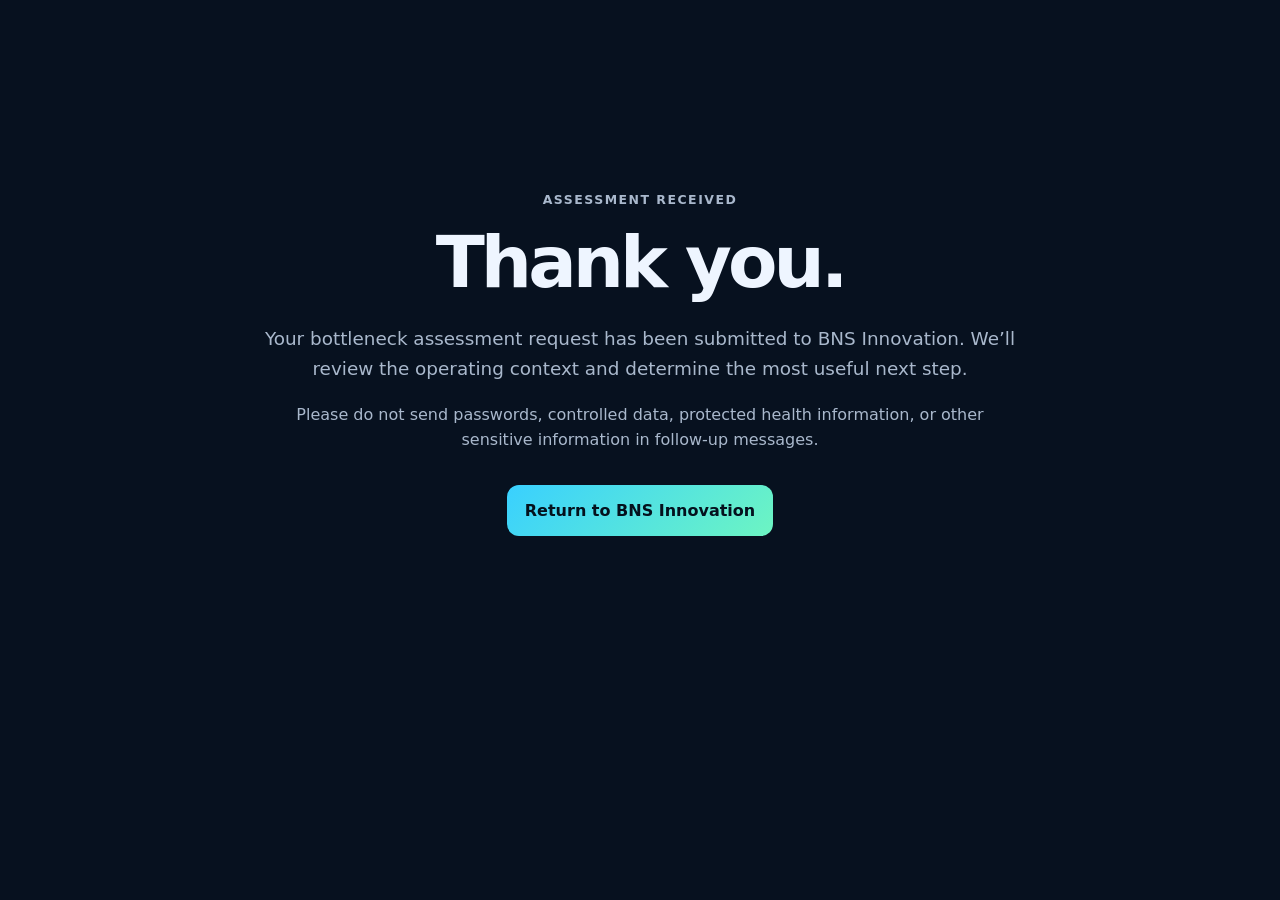
<file: thank-you.html>
<!DOCTYPE html>
<html lang="en">
<head>
  <meta charset="UTF-8" />
  <meta name="viewport" content="width=device-width, initial-scale=1.0" />
  <title>Thank You | BNS Innovation</title>
  <meta name="robots" content="noindex" />
  <link rel="stylesheet" href="styles.css" />
</head>
<body>
  <main class="section">
    <div class="container" style="max-width:760px; text-align:center; padding-top:10vh;">
      <p class="section-kicker">Assessment Received</p>
      <h1 style="font-size:clamp(2.5rem,6vw,4.5rem);">Thank you.</h1>
      <p class="hero-copy" style="margin-left:auto; margin-right:auto;">
        Your bottleneck assessment request has been submitted to BNS Innovation.
        We’ll review the operating context and determine the most useful next step.
      </p>
      <p style="color:var(--muted); margin-top:1rem;">
        Please do not send passwords, controlled data, protected health information, or other sensitive information in follow-up messages.
      </p>
      <div class="hero-actions" style="justify-content:center;">
        <a href="https://bnsinnovation.com/" class="button primary">Return to BNS Innovation</a>
      </div>
    </div>
  </main>
</body>
</html>
</file>
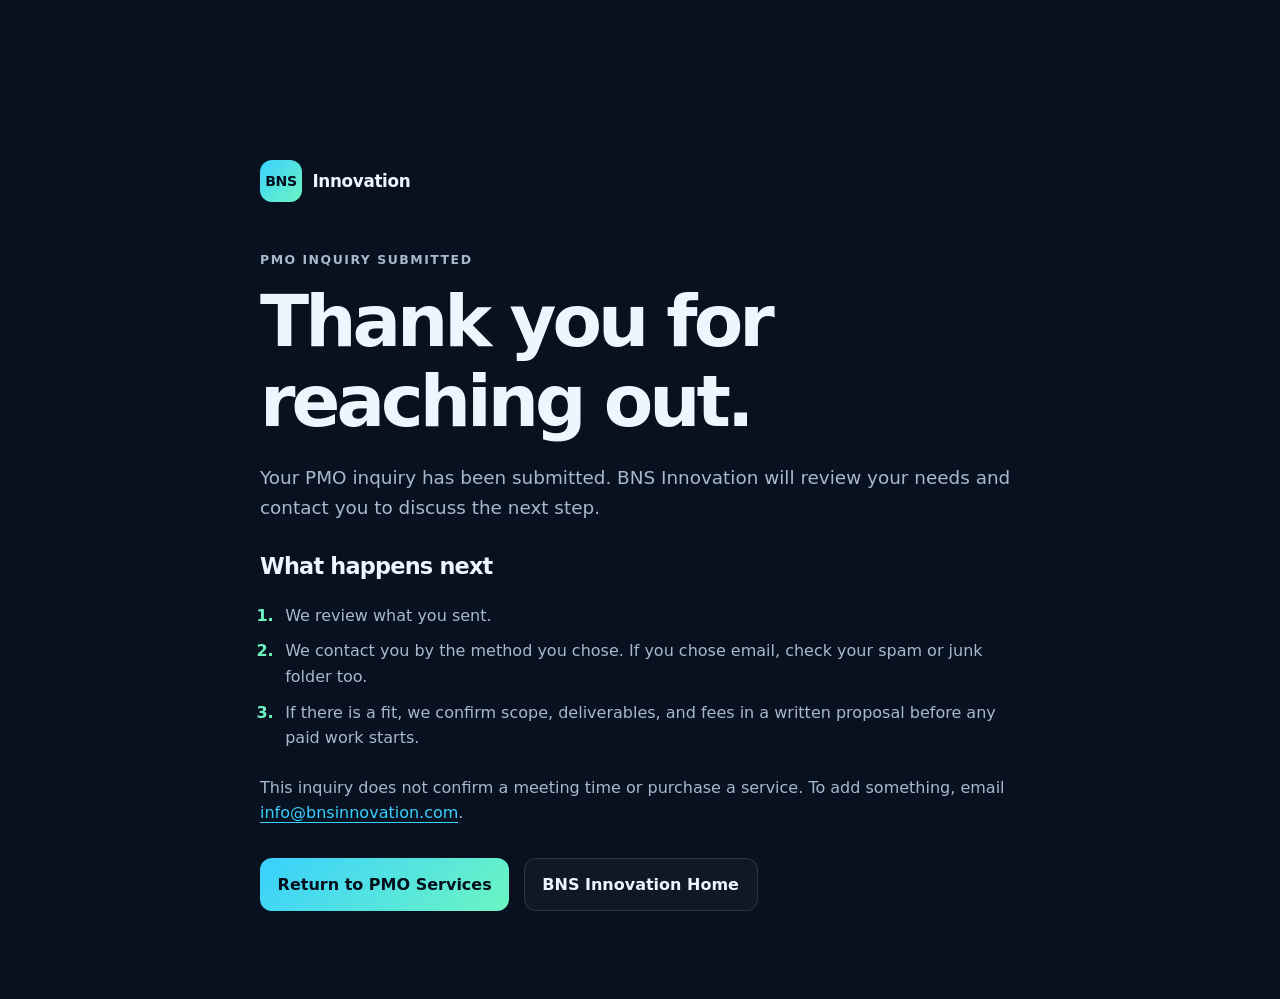
<file: pmo/thank-you.html>
<!DOCTYPE html>
<html lang="en">
<head>
  <meta charset="UTF-8" />
  <meta name="viewport" content="width=device-width, initial-scale=1.0" />
  <title>PMO Inquiry Submitted | BNS Innovation</title>
  <meta name="robots" content="noindex" />
  <link rel="icon" href="data:image/svg+xml,%3Csvg xmlns='http://www.w3.org/2000/svg' viewBox='0 0 64 64'%3E%3Cdefs%3E%3ClinearGradient id='g' x1='0' y1='0' x2='1' y2='1'%3E%3Cstop offset='0' stop-color='%2339d0ff'/%3E%3Cstop offset='1' stop-color='%236df5c2'/%3E%3C/linearGradient%3E%3C/defs%3E%3Crect width='64' height='64' rx='14' fill='url(%23g)'/%3E%3Ctext x='32' y='40' font-family='Arial' font-weight='800' font-size='22' text-anchor='middle' fill='%2304111d'%3EBNS%3C/text%3E%3C/svg%3E" />
  <link rel="stylesheet" href="../styles.css" />
  <link rel="stylesheet" href="pmo.css" />
</head>
<body class="pmo-page">
  <main class="section">
    <div class="container thanks">
      <a href="../" class="brand" aria-label="BNS Innovation home"><span class="brand-mark">BNS</span><span class="brand-text">Innovation</span></a>
      <p class="section-kicker">PMO inquiry submitted</p>
      <h1>Thank you for reaching out.</h1>
      <p class="hero-copy">Your PMO inquiry has been submitted. BNS Innovation will review your needs and contact you to discuss the next step.</p>
      <h2 class="thanks-heading">What happens next</h2>
      <ol class="thanks-steps">
        <li>We review what you sent.</li>
        <li>We contact you by the method you chose. If you chose email, check your spam or junk folder too.</li>
        <li>If there is a fit, we confirm scope, deliverables, and fees in a written proposal before any paid work starts.</li>
      </ol>
      <p>This inquiry does not confirm a meeting time or purchase a service. To add something, email <a class="text-link" href="mailto:info@bnsinnovation.com">info@bnsinnovation.com</a>.</p>
      <div class="hero-actions"><a href="./" class="button primary">Return to PMO Services</a><a href="../" class="button secondary">BNS Innovation Home</a></div>
    </div>
  </main>
</body>
</html>
</file>
<file: styles.css>
* {
  box-sizing: border-box;
}

:root {
  --bg: #07111f;
  --panel: #0c1a2d;
  --panel-2: #10243d;
  --text: #eef5ff;
  --muted: #a9b8cc;
  --accent: #39d0ff;
  --accent-2: #6df5c2;
  --line: rgba(255,255,255,.12);
  --max: 1180px;
}

html {
  scroll-behavior: smooth;
  scroll-padding-top: 96px;
}

body {
  margin: 0;
  font-family: Inter, ui-sans-serif, system-ui, -apple-system, BlinkMacSystemFont, "Segoe UI", sans-serif;
  background: var(--bg);
  color: var(--text);
  line-height: 1.6;
}

a {
  color: inherit;
  text-decoration: none;
}

.container {
  width: min(92%, var(--max));
  margin: 0 auto;
}

.site-header {
  position: sticky;
  top: 0;
  z-index: 20;
  background: rgba(7,17,31,.88);
  backdrop-filter: blur(14px);
  border-bottom: 1px solid var(--line);
}

.nav-wrap {
  display: flex;
  align-items: center;
  justify-content: space-between;
  min-height: 72px;
  gap: 20px;
}

.brand {
  display: flex;
  align-items: center;
  gap: .65rem;
  font-weight: 800;
  letter-spacing: -.02em;
  flex-shrink: 0;
}

.brand-mark {
  display: inline-grid;
  place-items: center;
  width: 42px;
  height: 42px;
  border-radius: 12px;
  background: linear-gradient(135deg, var(--accent), var(--accent-2));
  color: #04111d;
  font-size: .88rem;
}

.brand-text {
  font-size: 1.05rem;
}

.nav {
  display: flex;
  align-items: center;
  gap: 1rem;
  color: var(--muted);
  font-size: .9rem;
}

.nav a {
  white-space: nowrap;
}

.nav-toggle {
  display: none;
  border: 1px solid var(--line);
  border-radius: 10px;
  padding: .65rem 1rem;
  background: var(--panel);
  color: var(--text);
  font: inherit;
  cursor: pointer;
}

a:focus-visible,
button:focus-visible {
  outline: 2px solid var(--accent);
  outline-offset: 4px;
}

.nav a:hover {
  color: var(--text);
}

.nav-cta {
  border: 1px solid var(--line);
  padding: .6rem .9rem;
  border-radius: 999px;
}

.hero {
  padding: 96px 0 72px;
  background:
    radial-gradient(circle at 75% 20%, rgba(57,208,255,.12), transparent 30%),
    radial-gradient(circle at 20% 10%, rgba(109,245,194,.08), transparent 25%);
}

.hero-grid,
.split {
  display: grid;
  grid-template-columns: 1.2fr .8fr;
  gap: 64px;
  align-items: center;
}

.eyebrow,
.section-kicker {
  color: var(--accent-2);
  font-weight: 700;
  text-transform: uppercase;
  letter-spacing: .12em;
  font-size: .78rem;
}

h1,
h2,
h3 {
  line-height: 1.1;
  margin-top: 0;
}

h1 {
  font-size: clamp(3rem, 7vw, 5.9rem);
  letter-spacing: -.055em;
  margin-bottom: 1.4rem;
  max-width: 920px;
}

h2 {
  font-size: clamp(2rem, 4vw, 3.4rem);
  letter-spacing: -.035em;
  margin-bottom: 1.5rem;
}

h3 {
  font-size: 1.2rem;
}

.hero-copy {
  max-width: 760px;
  color: var(--muted);
  font-size: 1.15rem;
}

.hero-actions,
.contact-actions {
  display: flex;
  flex-wrap: wrap;
  gap: .9rem;
  margin-top: 2rem;
}

.button {
  display: inline-flex;
  align-items: center;
  justify-content: center;
  min-height: 48px;
  padding: .8rem 1.1rem;
  border-radius: 12px;
  font-weight: 700;
  border: 1px solid var(--line);
  cursor: pointer;
}

.button.primary {
  background: linear-gradient(135deg, var(--accent), var(--accent-2));
  color: #04111d;
  border: 0;
}

.button.secondary {
  background: rgba(255,255,255,.03);
}

.trust-row {
  display: flex;
  flex-wrap: wrap;
  gap: .7rem;
  margin-top: 1.5rem;
  color: var(--muted);
  font-size: .9rem;
}

.trust-row span {
  border: 1px solid var(--line);
  border-radius: 999px;
  padding: .35rem .7rem;
}

.hero-card,
.assistant-panel,
.contact-box,
.assessment-form {
  background: linear-gradient(180deg, rgba(255,255,255,.05), rgba(255,255,255,.02));
  border: 1px solid var(--line);
  border-radius: 24px;
  padding: 28px;
  box-shadow: 0 18px 60px rgba(0,0,0,.22);
}

.card-label {
  color: var(--accent);
  font-weight: 800;
  margin-bottom: 1rem;
}

.flow-step,
.assistant-line {
  padding: 1rem 0;
  border-bottom: 1px solid var(--line);
}

.flow-step:last-child,
.assistant-line:last-child {
  border-bottom: 0;
}

.section {
  padding: 88px 0;
}

.section-intro {
  max-width: 800px;
  font-size: 1.1rem;
}

.service-note {
  margin-top: 1.5rem;
  max-width: 800px;
}

.alt {
  background: rgba(255,255,255,.025);
}

.cards {
  display: grid;
  grid-template-columns: repeat(3, 1fr);
  gap: 20px;
  margin-top: 2.5rem;
}

.service-card,
.method-item {
  border: 1px solid var(--line);
  background: var(--panel);
  border-radius: 18px;
  padding: 24px;
}

.service-card p,
.method-item p,
.section p {
  color: var(--muted);
}

.method-grid {
  display: grid;
  grid-template-columns: repeat(5, 1fr);
  gap: 16px;
  margin-top: 2.4rem;
}

.method-item span {
  color: var(--accent);
  font-weight: 800;
  font-size: .82rem;
}

.contact-box {
  display: grid;
  grid-template-columns: 1.2fr .8fr;
  align-items: center;
  gap: 32px;
}

.assessment-wrap {
  display: grid;
  grid-template-columns: .8fr 1.2fr;
  gap: 48px;
  align-items: start;
}

.assessment-intro {
  position: sticky;
  top: 104px;
}

.assessment-notes {
  display: flex;
  flex-direction: column;
  gap: .7rem;
  margin-top: 1.6rem;
}

.assessment-notes span {
  color: var(--muted);
  border-left: 2px solid var(--accent);
  padding-left: .8rem;
  font-size: .92rem;
}

.assessment-form {
  display: grid;
  gap: 18px;
}

.form-grid {
  display: grid;
  gap: 16px;
}

.form-grid.two-col {
  grid-template-columns: 1fr 1fr;
}

.assessment-form label {
  display: grid;
  gap: 8px;
  font-weight: 700;
  font-size: .92rem;
}

.assessment-form input,
.assessment-form select,
.assessment-form textarea {
  width: 100%;
  padding: .9rem 1rem;
  border-radius: 12px;
  border: 1px solid var(--line);
  background: #09182a;
  color: var(--text);
  font: inherit;
  outline: none;
}

.assessment-form textarea {
  resize: vertical;
  min-height: 120px;
}

.assessment-form input::placeholder,
.assessment-form textarea::placeholder {
  color: #75869b;
}

.assessment-form input:focus,
.assessment-form select:focus,
.assessment-form textarea:focus {
  border-color: var(--accent);
  box-shadow: 0 0 0 3px rgba(57,208,255,.10);
}

.consent-row {
  grid-template-columns: auto 1fr !important;
  align-items: start;
  gap: 10px !important;
  color: var(--muted);
  font-weight: 500 !important;
  line-height: 1.45;
}

.consent-row input {
  width: auto;
  margin-top: .25rem;
}

.form-submit {
  width: 100%;
  border: 0;
  font-size: 1rem;
}

.form-help {
  margin: -6px 0 0;
  font-size: .82rem;
}

.footer {
  border-top: 1px solid var(--line);
  padding: 24px 0;
  color: var(--muted);
  font-size: .88rem;
}

.footer-wrap {
  display: flex;
  justify-content: space-between;
  gap: 24px;
}

@media (max-width: 1100px) {
  .nav-wrap {
    flex-wrap: wrap;
    gap: 0;
    padding: 12px 0;
  }

  .nav-ready .nav-toggle {
    display: inline-flex;
  }

  .nav {
    width: 100%;
    display: grid;
    grid-template-columns: repeat(2, minmax(0, 1fr));
    gap: 6px;
    padding-top: 12px;
  }

  .nav a {
    padding: .6rem .5rem;
    white-space: normal;
  }

  .nav-ready .nav-toggle[aria-expanded="false"] + .nav {
    display: none;
  }
}

@media (prefers-reduced-motion: reduce) {
  html {
    scroll-behavior: auto;
  }
}

@media (max-width: 900px) {

  .hero-grid,
  .split,
  .contact-box,
  .assessment-wrap {
    grid-template-columns: 1fr;
    gap: 36px;
  }

  .assessment-intro {
    position: static;
  }

  .cards {
    grid-template-columns: 1fr 1fr;
  }

  .method-grid {
    grid-template-columns: 1fr 1fr;
  }
}

@media (max-width: 620px) {
  .hero {
    padding-top: 72px;
  }

  .cards,
  .method-grid,
  .form-grid.two-col {
    grid-template-columns: 1fr;
  }

  .assessment-form {
    padding: 20px;
  }

  .footer-wrap {
    flex-direction: column;
  }
}

/* Shared feedback for the existing contact form and PMO inquiry form. */
.form-feedback { border-left: 3px solid var(--accent); padding: 12px 16px; background: var(--panel); font-size: .92rem; }
.form-feedback[hidden] { display: none; }
.form-feedback[data-kind="error"] { border-color: #ffb1ad; color: #ffccc9; }
.form-feedback:focus { outline: 2px solid var(--accent); outline-offset: 4px; }
.form-submit:disabled { opacity: .65; cursor: wait; }
</file>
<file: pmo/pmo.css>
/* PMO additions reuse the existing BNS color, typography, and control styles. */
.pmo-page .nav [aria-current="page"] { color: var(--accent-2); }
.skip-link { position: fixed; left: 1rem; top: -6rem; z-index: 50; padding: .75rem 1rem; background: var(--accent-2); color: var(--bg); border-radius: 8px; }
.skip-link:focus { top: 1rem; }
.pmo-hero { padding: 84px 0 44px; }
.pmo-hero h1 { max-width: 1000px; font-size: clamp(2.5rem, 5.3vw, 4.6rem); line-height: 1.08; }
.pmo-hero .hero-copy { max-width: 790px; }
.hero-note { color: var(--muted); font-size: .9rem; max-width: 650px; }
.audience-line { margin-top: 48px; padding-top: 24px; border-top: 1px solid var(--line); display: flex; align-items: baseline; justify-content: space-between; gap: 20px; }
.audience-line span { color: var(--accent-2); font-size: .9rem; font-weight: 700; }
.audience-line p { margin: 0; color: var(--muted); font-size: .9rem; }
.challenge-list { margin: 40px 0 0; }
.challenge-list > div { display: grid; grid-template-columns: 1fr 1fr; gap: 40px; padding: 22px 0; border-top: 1px solid var(--line); }
.challenge-list dt { font-weight: 700; font-size: 1.13rem; }
.challenge-list dd { margin: 0; color: var(--muted); }
.package-row { display: grid; grid-template-columns: .92fr 1.08fr; gap: 64px; border-top: 1px solid var(--line); padding: 48px 0; }
.package-row:first-of-type { margin-top: 40px; }
.package-number { color: var(--accent-2) !important; text-transform: uppercase; letter-spacing: .08em; font-weight: 700; font-size: .76rem; margin: 0 0 14px; }
.package-summary h3 { font-size: clamp(1.5rem, 2.8vw, 2.1rem); max-width: 420px; margin-bottom: 20px; }
.package-price { font-size: clamp(2.1rem, 3.6vw, 2.8rem); font-weight: 750; color: var(--text) !important; letter-spacing: -.03em; line-height: 1.25; margin: 0 0 12px; }
.package-price span { font-size: 1rem; font-weight: 500; letter-spacing: 0; }
.package-fit { max-width: 390px; }
.package-summary .button { margin-top: 12px; text-align: center; }
.package-details h4 { font-size: 1rem; margin: 0 0 12px; }
.package-details ul { padding-left: 1.2rem; margin: 0; color: var(--muted); }
.package-details li { padding-left: 6px; margin: 8px 0; }
.package-details li::marker { color: var(--accent-2); }
.package-timing { border-top: 1px solid var(--line); padding-top: 18px; margin-top: 24px; font-size: .92rem; }
.package-timing strong { color: var(--text); }
.support-options { display: grid; grid-template-columns: 1fr 1fr; gap: 26px; }
.support-options > div + div { border-left: 1px solid var(--line); padding-left: 26px; }
.support-options h4 { color: var(--accent-2); }
.support-price { color: var(--text) !important; font-size: 1.3rem; font-weight: 700; margin: 0; }
.package-guidance { border-left: 3px solid var(--accent-2); padding: 2px 0 2px 24px; max-width: 900px; }
.package-guidance strong { color: var(--text); }
.text-link { color: var(--accent); text-decoration: underline; text-underline-offset: 4px; }
.text-link:hover { color: var(--accent-2); }
.experience-layout { display: grid; grid-template-columns: .9fr 1.1fr; gap: 64px; }
.experience-layout h2 { font-size: clamp(2rem, 3.5vw, 2.8rem); }
.experience-stat { color: var(--accent-2) !important; font-weight: 750; font-size: 4.5rem; line-height: 1; margin: 40px 0 0; }
.experience-stat span { display: block; color: var(--muted); font-size: .95rem; font-weight: 400; max-width: 230px; line-height: 1.5; margin-top: 12px; }
.section .experience-copy { color: var(--text); font-size: 1.15rem; margin-top: 0; }
.attribution { border-top: 1px solid var(--line); padding-top: 20px; font-size: .8125rem; line-height: 1.65; }
.engagement-steps { list-style: none; margin: 40px 0 0; padding: 0; display: grid; grid-template-columns: repeat(4, minmax(0, 1fr)); gap: 28px; }
.engagement-steps li { border-top: 1px solid var(--line); padding-top: 20px; }
.step-number { display: block; color: var(--accent-2); font-weight: 700; margin-bottom: 20px; }
.engagement-steps h3 { line-height: 1.35; }
.faq-layout { display: grid; grid-template-columns: .65fr 1.35fr; gap: 64px; }
.faq-list details { border-top: 1px solid var(--line); }
.faq-list details:last-child { border-bottom: 1px solid var(--line); }
.faq-list summary { padding: 20px 32px 20px 0; cursor: pointer; font-weight: 650; line-height: 1.5; }
.faq-list summary::marker { color: var(--accent-2); }
.faq-list details > div { padding: 0 24px 14px 18px; }
.faq-list p { margin-top: 0; }
summary:focus-visible { outline: 2px solid var(--accent); outline-offset: 4px; }
.field-hint { color: var(--muted); font-weight: 400; font-size: .82rem; }
.honeypot { display: none; }
.pmo-page [hidden] { display: none !important; }
.pmo-page .assessment-form { min-width: 0; }
.pmo-page .assessment-form input, .pmo-page .assessment-form select, .pmo-page .assessment-form textarea { min-width: 0; }
.pmo-page .form-grid > label { min-width: 0; }
.pmo-page .form-grid { align-items: start; }
.pmo-page .assessment-form .form-help { margin: 0; }
.pmo-page .assessment-form select { text-overflow: ellipsis; }
.pmo-page .assessment-form input::placeholder, .pmo-page .assessment-form textarea::placeholder { color: #a9b8cc; }
.pmo-page .form-submit { font: inherit; font-weight: 700; }
.pmo-page .footer a { text-decoration: underline; text-underline-offset: 4px; }
.package-done { margin-top: 20px; font-size: .95rem; }
.package-done strong { color: var(--text); }
.package-done + .package-timing { margin-top: 16px; }
.sample-report { margin: 40px 0 0; background: var(--panel); border: 1px solid var(--line); border-radius: 18px; padding: 28px; }
.sample-tag { display: inline-block; margin: 0 0 18px; padding: 4px 12px; border: 1px dashed var(--accent-2); border-radius: 999px; color: var(--accent-2) !important; font-size: .78rem; font-weight: 700; letter-spacing: .08em; text-transform: uppercase; }
.sample-head { display: flex; justify-content: space-between; align-items: baseline; gap: 8px 16px; flex-wrap: wrap; border-bottom: 1px solid var(--line); padding-bottom: 14px; }
.sample-head h3 { margin: 0; }
.sample-head p { margin: 0; font-size: .92rem; }
.sample-summary { display: grid; grid-template-columns: repeat(4, minmax(0, 1fr)); gap: 16px; margin: 20px 0; }
.sample-summary > div { border: 1px solid var(--line); border-radius: 12px; padding: 14px 16px; }
.sample-summary dt { color: var(--muted); font-size: .8rem; text-transform: uppercase; letter-spacing: .06em; }
.sample-summary dd { margin: 6px 0 0; color: var(--muted); font-size: .92rem; }
.sample-summary dd strong { display: block; color: var(--text); font-size: 1.1rem; }
.sample-table-wrap { overflow-x: auto; }
.sample-table-wrap:focus-visible { outline: 2px solid var(--accent); outline-offset: 4px; }
.sample-table { width: 100%; min-width: 620px; border-collapse: collapse; font-size: .9rem; }
.sample-table caption { text-align: left; font-weight: 700; padding: 0 0 10px; color: var(--text); }
.sample-table th, .sample-table td { text-align: left; padding: 10px 14px 10px 0; border-top: 1px solid var(--line); vertical-align: top; }
.sample-table th { color: var(--muted); font-weight: 600; font-size: .78rem; text-transform: uppercase; letter-spacing: .05em; }
.sample-table td { color: var(--muted); }
.sample-table td:first-child { color: var(--text); }
.sample-report figcaption { margin-top: 18px; font-size: .85rem; color: var(--muted); }
.needs-list { list-style: none; margin: 32px 0 0; padding: 0; display: grid; grid-template-columns: repeat(2, minmax(0, 1fr)); gap: 0 48px; }
.needs-list li { border-top: 1px solid var(--line); padding: 16px 0; color: var(--muted); }
.needs-list strong { color: var(--text); }
.thanks { max-width: 760px; padding-top: 8vh; }
.thanks h1 { font-size: clamp(2.5rem, 6vw, 4.5rem); }
.thanks .section-kicker { margin-top: 3rem; }
.thanks-heading { font-size: 1.4rem; margin: 2rem 0 0; }
.thanks-steps { margin: 24px 0; padding-left: 1.2rem; color: var(--muted); }
.thanks-steps li { margin: 10px 0; padding-left: 6px; }
.thanks-steps li::marker { color: var(--accent-2); font-weight: 700; }
@media (max-width: 900px) {
  .package-row, .experience-layout, .faq-layout { grid-template-columns: 1fr; gap: 28px; }
  .package-summary h3, .package-fit { max-width: none; }
  .engagement-steps { grid-template-columns: repeat(2, minmax(0, 1fr)); }
  .audience-line { flex-direction: column; gap: 8px; }
  .experience-stat { font-size: 3.5rem; margin-top: 24px; }
  .sample-summary { grid-template-columns: repeat(2, minmax(0, 1fr)); }
  .needs-list { grid-template-columns: 1fr; }
}
@media (max-width: 620px) {
  .pmo-page .section { padding: 56px 0; }
  .pmo-hero { padding-top: 56px; }
  .pmo-page .hero-actions { flex-direction: column; align-items: stretch; }
  .pmo-page .hero-actions .button { text-align: center; }
  .challenge-list > div { grid-template-columns: 1fr; gap: 10px; }
  .package-row { padding: 32px 0; }
  .package-summary .button { width: 100%; }
  .support-options, .engagement-steps { grid-template-columns: 1fr; }
  .support-options > div + div { padding: 24px 0 0; border-left: 0; border-top: 1px solid var(--line); }
  .package-guidance { padding-left: 16px; }
  .sample-report { padding: 20px; }
  .sample-summary { grid-template-columns: 1fr; }
  .pmo-page .assessment-form input, .pmo-page .assessment-form select, .pmo-page .assessment-form textarea { font-size: 1rem; }
}
</file>
